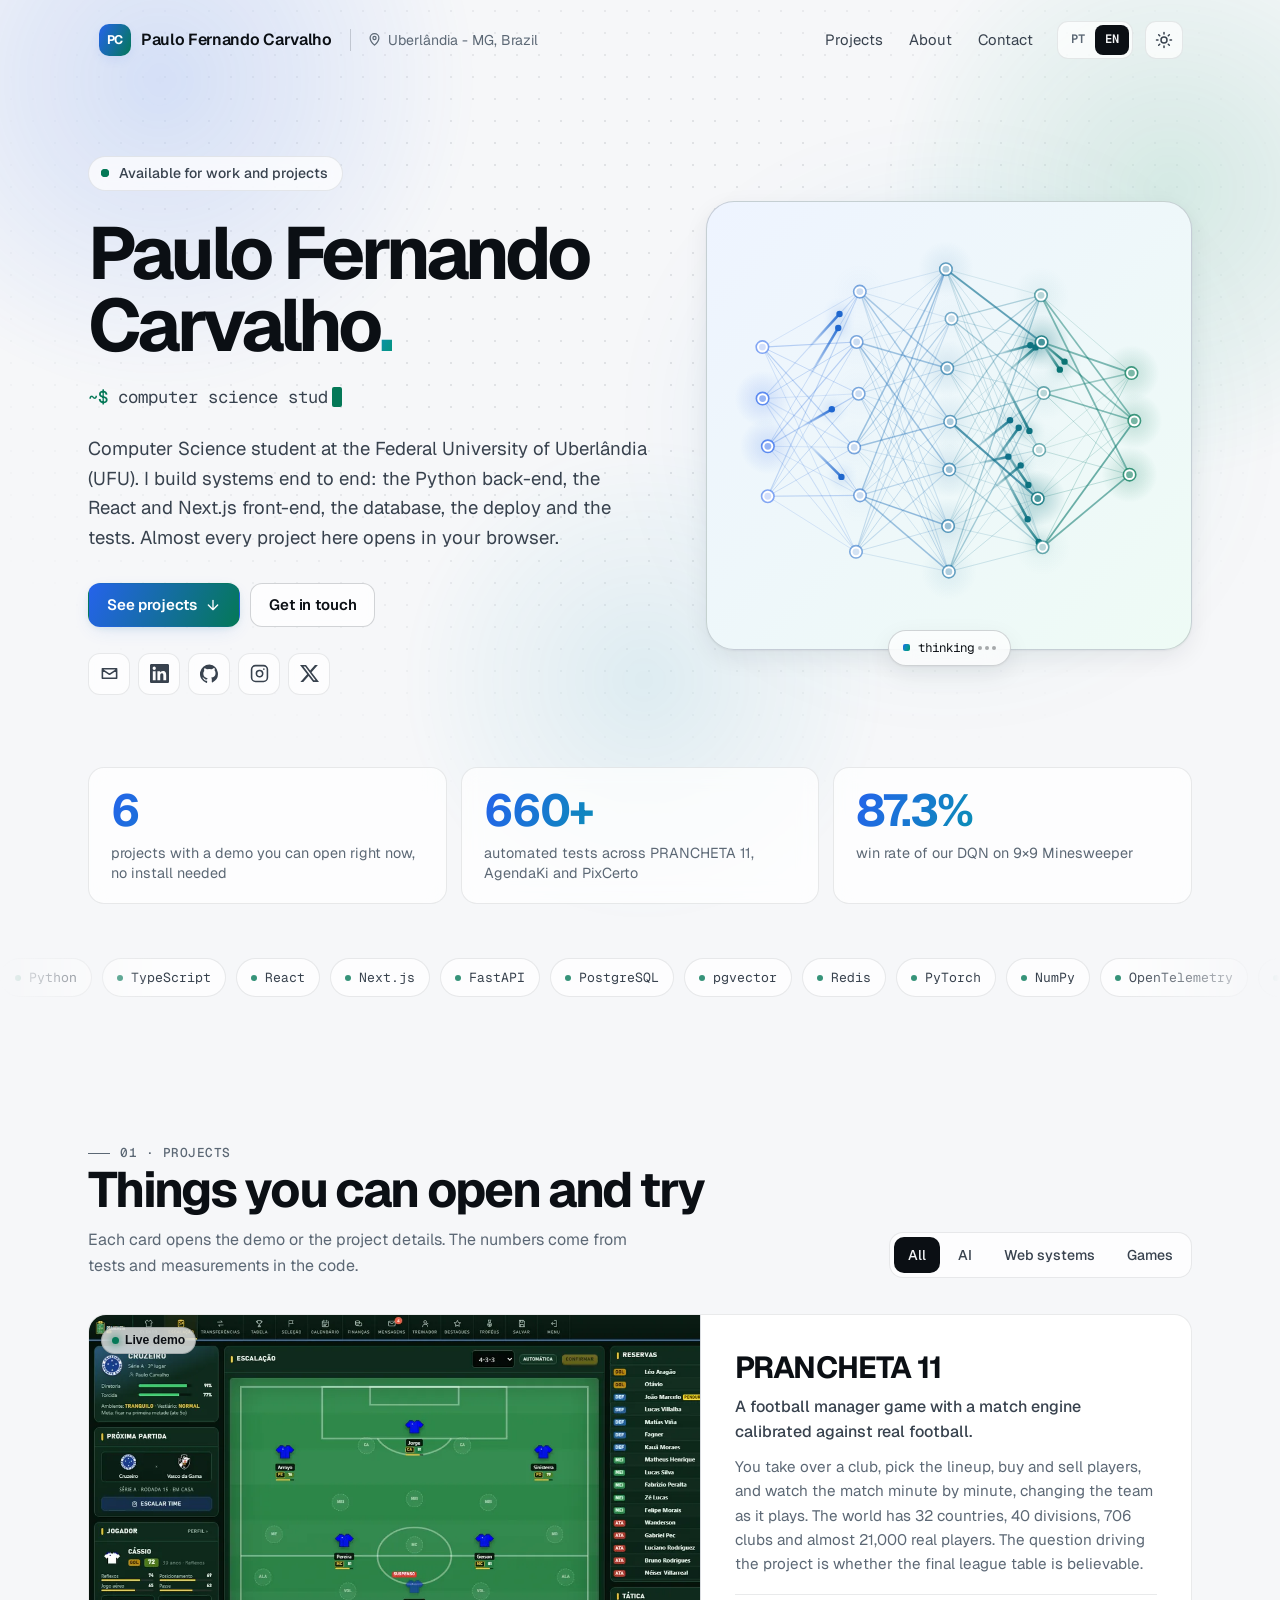
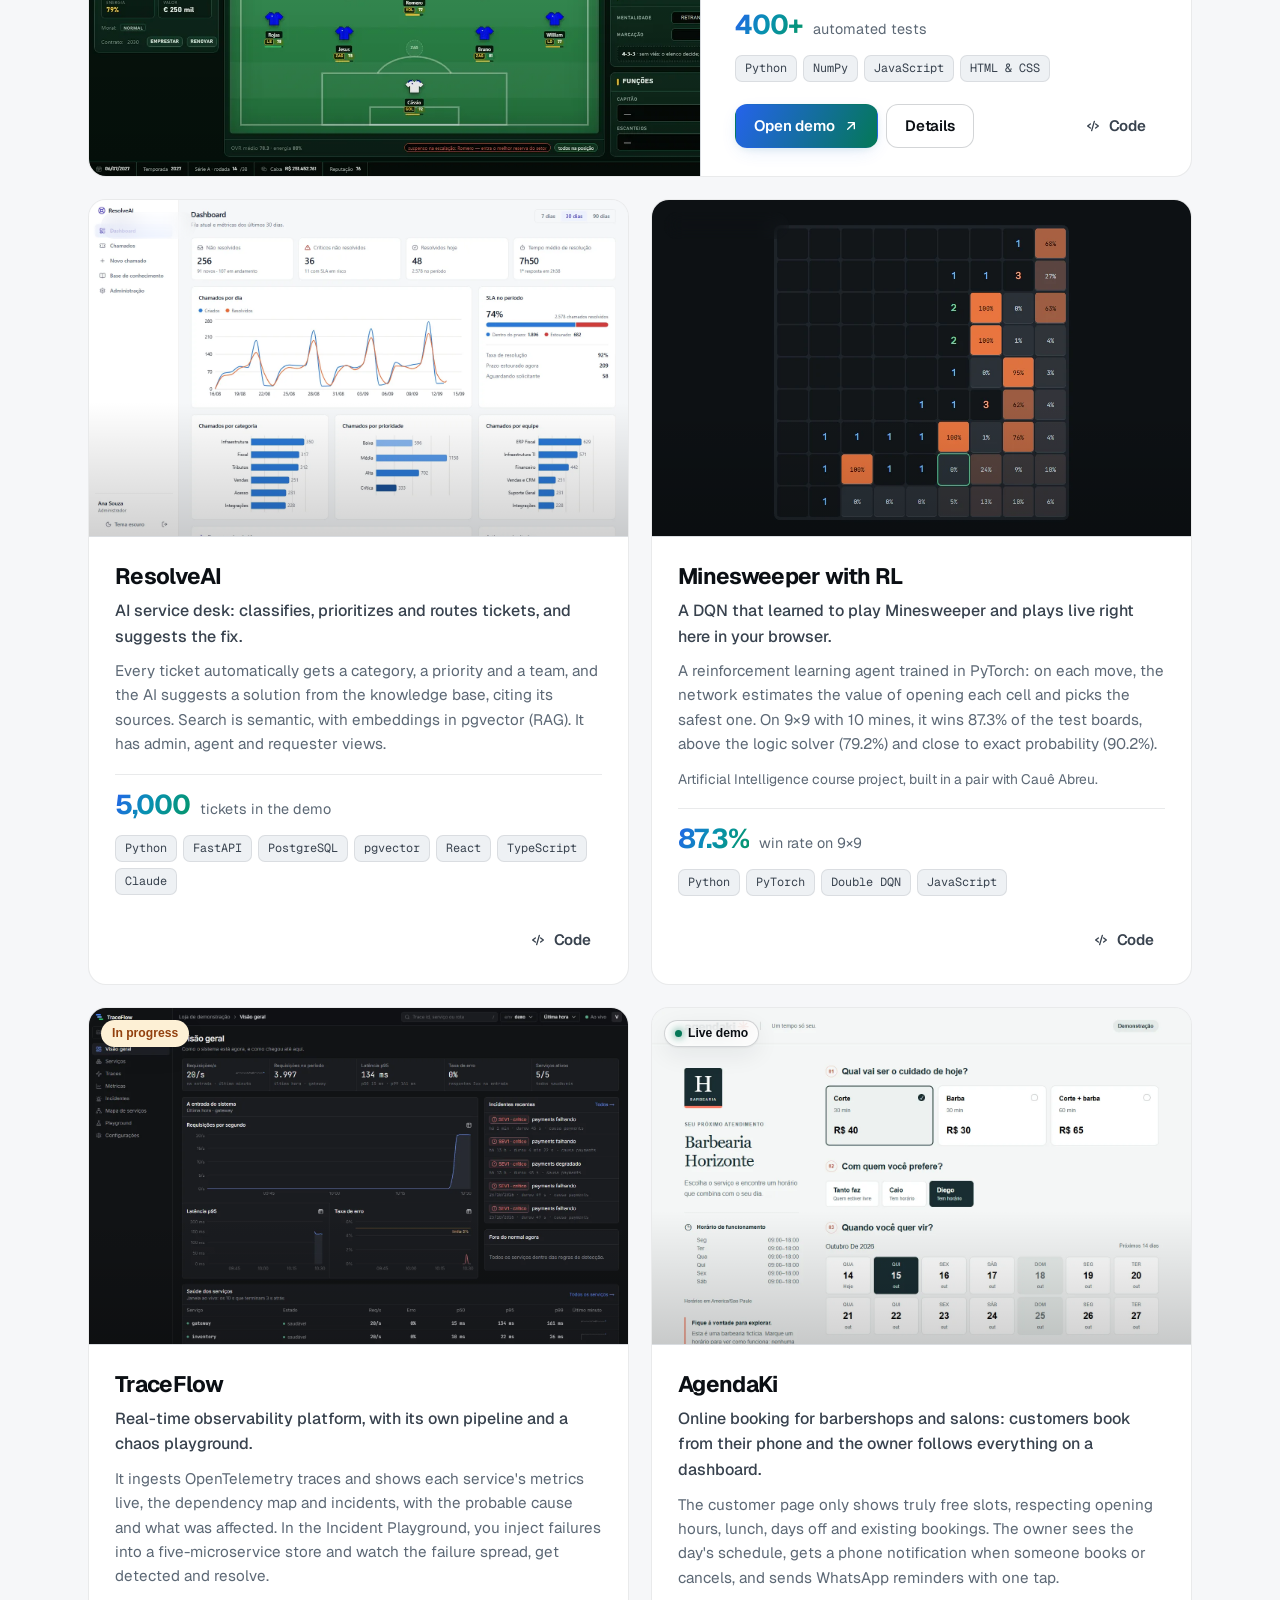
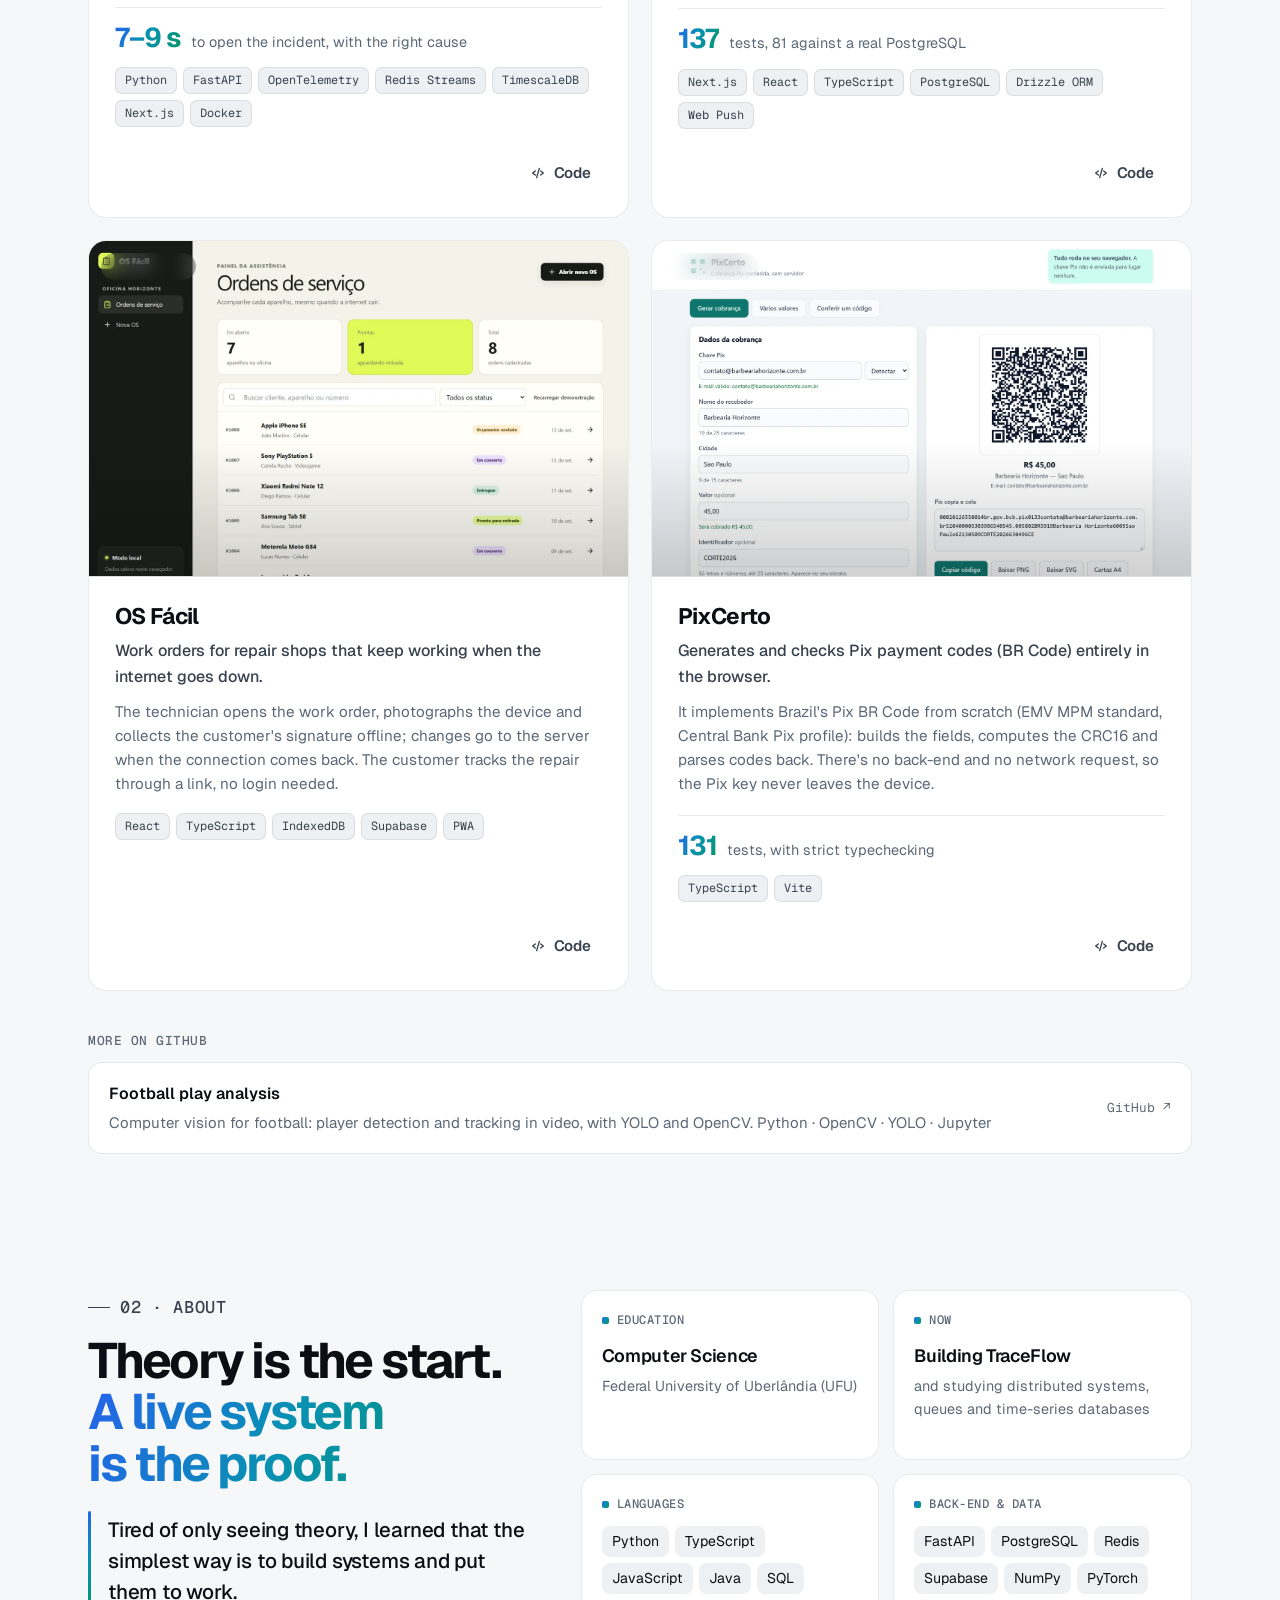
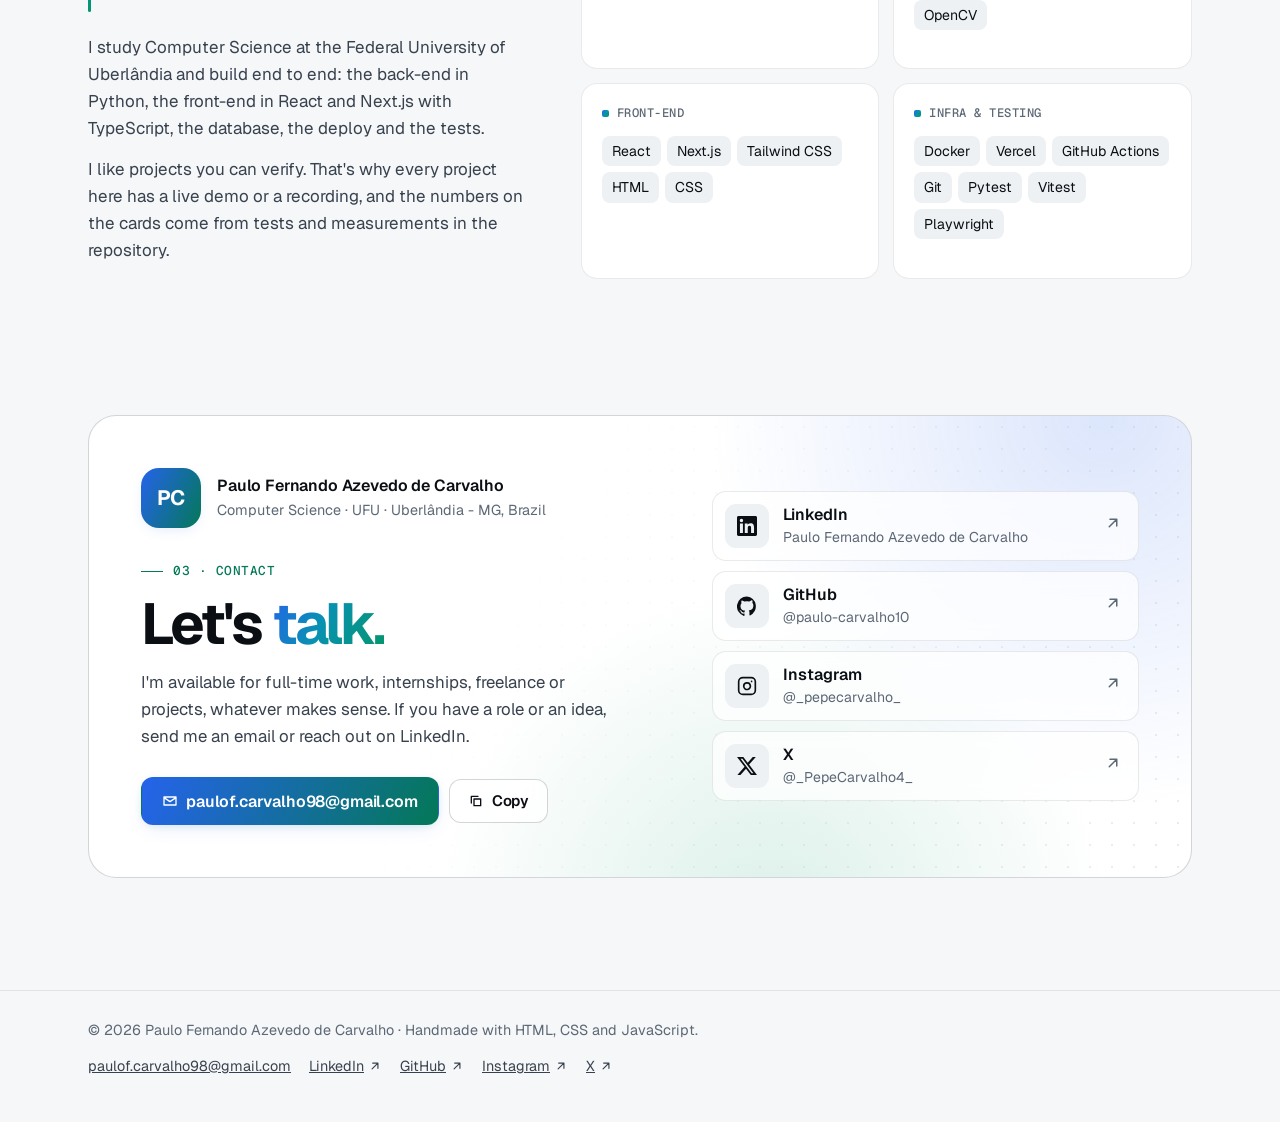
<file: index.html>
<!doctype html>
<html lang="pt-BR">
  <head>
    <meta charset="utf-8" />
    <meta name="viewport" content="width=device-width, initial-scale=1" />
    <title data-i18n="titulo">Paulo Fernando Carvalho · Portfólio</title>
    <meta
      name="description"
      data-i18n-attr="content:descricao-meta"
      content="Portfólio de Paulo Fernando Carvalho, estudante de Ciência da Computação na UFU: sistemas de ponta a ponta em Python e TypeScript, com demonstrações que abrem no navegador."
    />
    <meta property="og:title" content="Paulo Fernando Carvalho · Portfólio" />
    <meta property="og:description" content="Projetos com demonstração no navegador: PRANCHETA 11, ResolveAI, Campo Minado com RL, AgendaKi e mais." />
    <meta property="og:type" content="website" />
    <link rel="alternate" hreflang="pt-BR" href="https://paulo-carvalho10.github.io/" />
    <link rel="alternate" hreflang="en" href="https://paulo-carvalho10.github.io/?lang=en" />
    <meta name="theme-color" content="#f6f7f9" media="(prefers-color-scheme: light)" />
    <meta name="theme-color" content="#07090c" media="(prefers-color-scheme: dark)" />
    <link
      rel="icon"
      href="data:image/svg+xml,%3Csvg xmlns='http://www.w3.org/2000/svg' viewBox='0 0 32 32'%3E%3Cdefs%3E%3ClinearGradient id='g' x1='0' y1='0' x2='1' y2='1'%3E%3Cstop offset='0' stop-color='%236ea8ff'/%3E%3Cstop offset='1' stop-color='%2334d399'/%3E%3C/linearGradient%3E%3C/defs%3E%3Crect width='32' height='32' rx='9' fill='url(%23g)'/%3E%3Ctext x='16' y='22' font-family='Arial,sans-serif' font-weight='700' font-size='15' text-anchor='middle' fill='%2304110c'%3EPC%3C/text%3E%3C/svg%3E"
    />
    <script>
      // Marca que o JavaScript está ligado e aplica o tema escolhido antes de desenhar (evita piscar).
      document.documentElement.classList.add("js");
      try {
        var tema = localStorage.getItem("tema");
        if (tema === "light" || tema === "dark") document.documentElement.dataset.theme = tema;
      } catch (e) {}
    </script>
    <link rel="preconnect" href="https://fonts.googleapis.com" />
    <link rel="preconnect" href="https://fonts.gstatic.com" crossorigin />
    <link rel="stylesheet" href="https://fonts.googleapis.com/css2?family=Geist:wght@400..700&family=Geist+Mono:wght@400..600&display=swap" />
    <link rel="stylesheet" href="estilo.css" />
  </head>
  <body>
    <div class="ceu" aria-hidden="true">
      <div class="pontos"></div>
      <div class="brilho b1"></div>
      <div class="brilho b2"></div>
      <div class="brilho b3"></div>
    </div>

    <header class="topo">
      <div class="recipiente">
        <div class="cabecalho">
          <a class="marca" href="#inicio" aria-label="Paulo Fernando Carvalho, início" data-i18n-attr="aria-label:marca-aria">
            <span class="marca-icone" aria-hidden="true">PC</span>
            <span>Paulo <span class="nome-meio">Fernando </span>Carvalho</span>
          </a>
          <span class="local-topo">
            <svg viewBox="0 0 24 24" fill="none" stroke="currentColor" stroke-width="2" stroke-linecap="round" stroke-linejoin="round" aria-hidden="true"><path d="M12 21s-7-6.1-7-11.5a7 7 0 0 1 14 0C19 14.9 12 21 12 21z" /><circle cx="12" cy="9.5" r="2.5" /></svg>
            <span data-i18n="local">Uberlândia - MG</span>
          </span>
          <nav aria-label="Seções" data-i18n-attr="aria-label:nav-aria">
            <a href="#projetos" data-i18n="nav-projetos">Projetos</a>
            <a href="#sobre" data-i18n="nav-sobre">Sobre</a>
            <a href="#contato" data-i18n="nav-contato">Contato</a>
          </nav>
          <div class="botao-idioma" role="group" aria-label="Idioma · Language">
            <button type="button" data-lang="pt" aria-pressed="true" title="Português">PT</button>
            <button type="button" data-lang="en" aria-pressed="false" title="English">EN</button>
          </div>
          <button class="botao-tema" type="button" aria-label="Alternar tema claro e escuro">
            <svg class="sol" viewBox="0 0 24 24" fill="none" stroke="currentColor" stroke-width="2" stroke-linecap="round" aria-hidden="true">
              <circle cx="12" cy="12" r="4" />
              <path d="M12 2v2M12 20v2M4.9 4.9l1.4 1.4M17.7 17.7l1.4 1.4M2 12h2M20 12h2M4.9 19.1l1.4-1.4M17.7 6.3l1.4-1.4" />
            </svg>
            <svg class="lua" viewBox="0 0 24 24" fill="none" stroke="currentColor" stroke-width="2" stroke-linecap="round" stroke-linejoin="round" aria-hidden="true">
              <path d="M21 12.8A9 9 0 1 1 11.2 3a7 7 0 0 0 9.8 9.8z" />
            </svg>
          </button>
        </div>
      </div>
    </header>

    <main id="inicio">
      <section class="abertura">
        <div class="recipiente abertura-grade">
          <div class="abertura-texto">
            <div class="selos-abertura">
              <p class="pilula sem-foto">
                <span class="ponto-vivo" aria-hidden="true"></span>
                <span data-i18n="disponivel">Disponível para trabalhos e projetos</span>
              </p>
              <p class="local-abertura">
                <svg viewBox="0 0 24 24" fill="none" stroke="currentColor" stroke-width="2" stroke-linecap="round" stroke-linejoin="round" aria-hidden="true"><path d="M12 21s-7-6.1-7-11.5a7 7 0 0 1 14 0C19 14.9 12 21 12 21z" /><circle cx="12" cy="9.5" r="2.5" /></svg>
                <span data-i18n="local">Uberlândia - MG</span>
              </p>
            </div>
            <h1>Paulo Fernando<br />Carvalho<span class="gradiente">.</span></h1>
            <p class="digitando" aria-hidden="true">
              <span class="prompt">~$</span>
              <span id="texto-digitado">medir antes de afirmar</span><span class="cursor"></span>
            </p>
            <p class="lide" data-i18n="lide">
              Estudante de Ciência da Computação na UFU. Construo sistemas de ponta a ponta: o back-end em Python, o front em React
              e Next.js, o banco, o deploy e os testes. Quase todo projeto aqui abre no navegador.
            </p>
            <div class="acoes">
              <a class="botao primario" href="#projetos">
                <span data-i18n="ver-projetos">Ver projetos</span>
                <svg viewBox="0 0 24 24" fill="none" stroke="currentColor" stroke-width="2" stroke-linecap="round" stroke-linejoin="round" aria-hidden="true"><path d="M12 5v14M5 12l7 7 7-7" /></svg>
              </a>
              <a class="botao" href="#contato" data-i18n="fale-comigo">Fale comigo</a>
            </div>
            <ul class="redes" id="redes-abertura" aria-label="Contatos" data-i18n-attr="aria-label:contatos-aria"></ul>
          </div>

          <div class="palco com-quadro">
            <canvas
              class="rede-neural"
              id="rede-neural"
              role="img"
              aria-label="Animação de uma rede neural: sinais passam de camada em camada e os neurônios acendem quando o sinal chega."
              data-i18n-attr="aria-label:rede-aria"
            ></canvas>
            <span class="chip pensando"><span data-i18n="pensando">pensando</span><span class="reticencias" aria-hidden="true"><i></i><i></i><i></i></span></span>
          </div>
        </div>

        <div class="recipiente">
          <ul class="numeros">
            <li class="revelar"><strong data-contar="6">6</strong><span data-i18n="num-demos">projetos com demonstração para abrir agora, sem instalar nada</span></li>
            <li class="revelar" style="--atraso: 0.08s"><strong data-contar="660" data-sufixo="+">660+</strong><span data-i18n="num-testes">testes automatizados no PRANCHETA 11, AgendaKi e PixCerto</span></li>
            <li class="revelar" style="--atraso: 0.16s"><strong data-contar="87.3" data-casas="1" data-sufixo="%">87,3%</strong><span data-i18n="num-dqn">de vitórias da nossa DQN no Campo Minado 9×9</span></li>
          </ul>
        </div>

        <div class="faixa" aria-label="Tecnologias que uso" data-i18n-attr="aria-label:faixa-aria">
          <ul class="faixa-trilho">
            <li>Python</li>
            <li>TypeScript</li>
            <li>React</li>
            <li>Next.js</li>
            <li>FastAPI</li>
            <li>PostgreSQL</li>
            <li>pgvector</li>
            <li>Redis</li>
            <li>PyTorch</li>
            <li>NumPy</li>
            <li>OpenTelemetry</li>
            <li>Docker</li>
            <li>Supabase</li>
            <li>Tailwind CSS</li>
            <li>Vitest</li>
            <li>Pytest</li>
            <li>Playwright</li>
            <li>GitHub Actions</li>
          </ul>
        </div>
      </section>

      <section class="secao" id="projetos" aria-labelledby="titulo-projetos">
        <div class="recipiente">
          <div class="secao-cabeca revelar">
            <div>
              <p class="rotulo-secao" data-i18n="rotulo-projetos">01 · Projetos</p>
              <h2 id="titulo-projetos" data-i18n="titulo-projetos">Coisas que dá para abrir e testar</h2>
              <p data-i18n="texto-projetos">Cada card abre a demonstração ou os detalhes do projeto. Os números vêm de testes e medições que estão no código.</p>
            </div>
            <div class="filtros" role="group" aria-label="Filtrar projetos" data-i18n-attr="aria-label:filtros-aria">
              <button class="filtro" type="button" data-filtro="todos" aria-pressed="true" data-i18n="filtro-todos">Todos</button>
              <button class="filtro" type="button" data-filtro="ia" aria-pressed="false" data-i18n="filtro-ia">IA</button>
              <button class="filtro" type="button" data-filtro="web" aria-pressed="false" data-i18n="filtro-web">Sistemas web</button>
              <button class="filtro" type="button" data-filtro="jogo" aria-pressed="false" data-i18n="filtro-jogo">Jogos</button>
            </div>
          </div>

          <div class="grade" id="lista-projetos"></div>
          <p class="so-leitor" id="aviso-filtro" aria-live="polite"></p>

          <div class="mais" id="mais-projetos" hidden>
            <h3 data-i18n="mais-github">Mais no GitHub</h3>
            <ul></ul>
          </div>
        </div>
      </section>

      <section class="secao" id="sobre" aria-labelledby="titulo-sobre">
        <div class="recipiente sobre">
          <div class="sobre-texto revelar">
            <p class="rotulo-secao" data-i18n="rotulo-sobre">02 · Sobre</p>
            <h2 id="titulo-sobre">
              <span data-i18n="titulo-sobre-1">Teoria é o começo.</span>
              <span class="gradiente" data-i18n="titulo-sobre-2">Sistema no ar é a prova.</span>
            </h2>
            <p class="citacao" data-i18n="sobre-citacao">
              Cansado de apenas ver teoria, aprendi que a forma mais simples é construindo sistemas e colocando em atividade.
            </p>
            <p data-i18n="sobre-1">
              Estudo Ciência da Computação na Universidade Federal de Uberlândia e construo de ponta a ponta: o back-end em Python,
              o front em React e Next.js com TypeScript, o banco, o deploy e os testes.
            </p>
            <p data-i18n="sobre-2">
              Gosto de projeto que dá para conferir. Por isso cada projeto aqui tem uma demonstração no ar ou uma gravação, e os
              números dos cards vêm de testes e medições que estão no repositório.
            </p>
          </div>
          <dl class="blocos-sobre">
            <div class="revelar">
              <dt data-i18n="bloco-formacao">Formação</dt>
              <dd>
                <span class="grande" data-i18n="formacao-curso">Ciência da Computação</span>
                <span class="pequeno" data-i18n="formacao-local">Universidade Federal de Uberlândia (UFU)</span>
              </dd>
            </div>
            <div class="revelar" style="--atraso: 0.06s">
              <dt data-i18n="bloco-agora">Agora</dt>
              <dd>
                <span class="grande" data-i18n="agora-1">Construindo o TraceFlow</span>
                <span class="pequeno" data-i18n="agora-2">e estudando sistemas distribuídos, filas e bancos de séries temporais</span>
              </dd>
            </div>
            <div class="revelar" style="--atraso: 0.12s">
              <dt data-i18n="bloco-linguagens">Linguagens</dt>
              <dd><ul class="lista-tags"><li>Python</li><li>TypeScript</li><li>JavaScript</li><li>Java</li><li>SQL</li></ul></dd>
            </div>
            <div class="revelar" style="--atraso: 0.18s">
              <dt data-i18n="bloco-backend">Back-end e dados</dt>
              <dd><ul class="lista-tags"><li>FastAPI</li><li>PostgreSQL</li><li>Redis</li><li>Supabase</li><li>NumPy</li><li>PyTorch</li><li>OpenCV</li></ul></dd>
            </div>
            <div class="revelar" style="--atraso: 0.24s">
              <dt data-i18n="bloco-frontend">Front-end</dt>
              <dd><ul class="lista-tags"><li>React</li><li>Next.js</li><li>Tailwind CSS</li><li>HTML</li><li>CSS</li></ul></dd>
            </div>
            <div class="revelar" style="--atraso: 0.3s">
              <dt data-i18n="bloco-infra">Infra e testes</dt>
              <dd><ul class="lista-tags"><li>Docker</li><li>Vercel</li><li>GitHub Actions</li><li>Git</li><li>Pytest</li><li>Vitest</li><li>Playwright</li></ul></dd>
            </div>
          </dl>
        </div>
      </section>

      <section class="secao" id="contato" aria-labelledby="titulo-contato">
        <div class="recipiente">
          <div class="contato-card revelar">
            <div>
              <div class="cartao-pessoa">
                <span class="marca-icone grande" aria-hidden="true">PC</span>
                <div>
                  <strong id="nome-completo">Paulo Fernando Azevedo de Carvalho</strong>
                  <span id="curso-cidade">Ciência da Computação · UFU · Uberlândia - MG</span>
                </div>
              </div>
              <p class="rotulo-secao" data-i18n="rotulo-contato">03 · Contato</p>
              <h2 id="titulo-contato">
                <span data-i18n="contato-titulo-1">Vamos</span> <span class="gradiente" data-i18n="contato-titulo-2">conversar?</span>
              </h2>
              <p class="texto" data-i18n="contato-texto">
                Estou disponível para trabalho, estágio, freela ou projeto, do jeito que fizer sentido. Se tiver uma vaga ou uma ideia,
                me mande um e-mail ou me chame no LinkedIn.
              </p>
              <div class="email-linha" id="email-linha"></div>
            </div>
            <ul class="lista-contatos" id="lista-contatos"></ul>
          </div>
        </div>
      </section>
    </main>

    <footer class="rodape">
      <div class="recipiente">
        <div>
          © <span id="ano">2026</span> Paulo Fernando Azevedo de Carvalho ·
          <span data-i18n="rodape-texto">Feito à mão em HTML, CSS e JavaScript.</span>
        </div>
        <div class="contatos" id="contatos"></div>
      </div>
    </footer>

    <dialog class="detalhes" id="detalhes" aria-labelledby="detalhes-titulo">
      <div class="detalhes-cabeca">
        <h2 id="detalhes-titulo"></h2>
        <span class="selo construcao" id="detalhes-status" hidden></span>
        <button class="botao discreto fechar" type="button" data-fechar>
          <svg viewBox="0 0 24 24" fill="none" stroke="currentColor" stroke-width="2" stroke-linecap="round" aria-hidden="true"><path d="M18 6 6 18M6 6l12 12" /></svg>
          <span data-i18n="fechar">Fechar</span>
        </button>
      </div>
      <div class="detalhes-rolagem">
        <div class="visor">
          <figure style="margin: 0">
            <div class="visor-midia" id="visor-midia"></div>
            <figcaption id="visor-legenda"></figcaption>
          </figure>
          <div class="miniaturas" id="miniaturas" role="group" aria-label="Imagens do projeto" data-i18n-attr="aria-label:imagens-aria"></div>
        </div>
        <div class="detalhes-texto">
          <div>
            <p class="resumo" id="detalhes-resumo"></p>
            <p class="descricao" id="detalhes-descricao"></p>
            <p class="autoria" id="detalhes-autoria" hidden></p>
            <h3 data-i18n="destaques">Destaques</h3>
            <ul class="destaques" id="detalhes-destaques"></ul>
          </div>
          <aside>
            <div id="detalhes-como" hidden>
              <h3 data-i18n="como-testar">Como testar</h3>
              <p class="nota" id="detalhes-nota"></p>
            </div>
            <h3 data-i18n="tecnologias">Tecnologias</h3>
            <ul class="etiquetas" id="detalhes-tecnologias" style="margin-top: 0"></ul>
            <h3 data-i18n="links">Links</h3>
            <div class="links-detalhes" id="detalhes-links"></div>
          </aside>
        </div>
      </div>
    </dialog>

    <script src="projetos.js"></script>
    <script src="textos-en.js"></script>
    <script src="idioma.js"></script>
    <script src="tema.js"></script>
    <script src="site.js"></script>
    <script src="rede-neural.js"></script>
  </body>
</html>
</file>
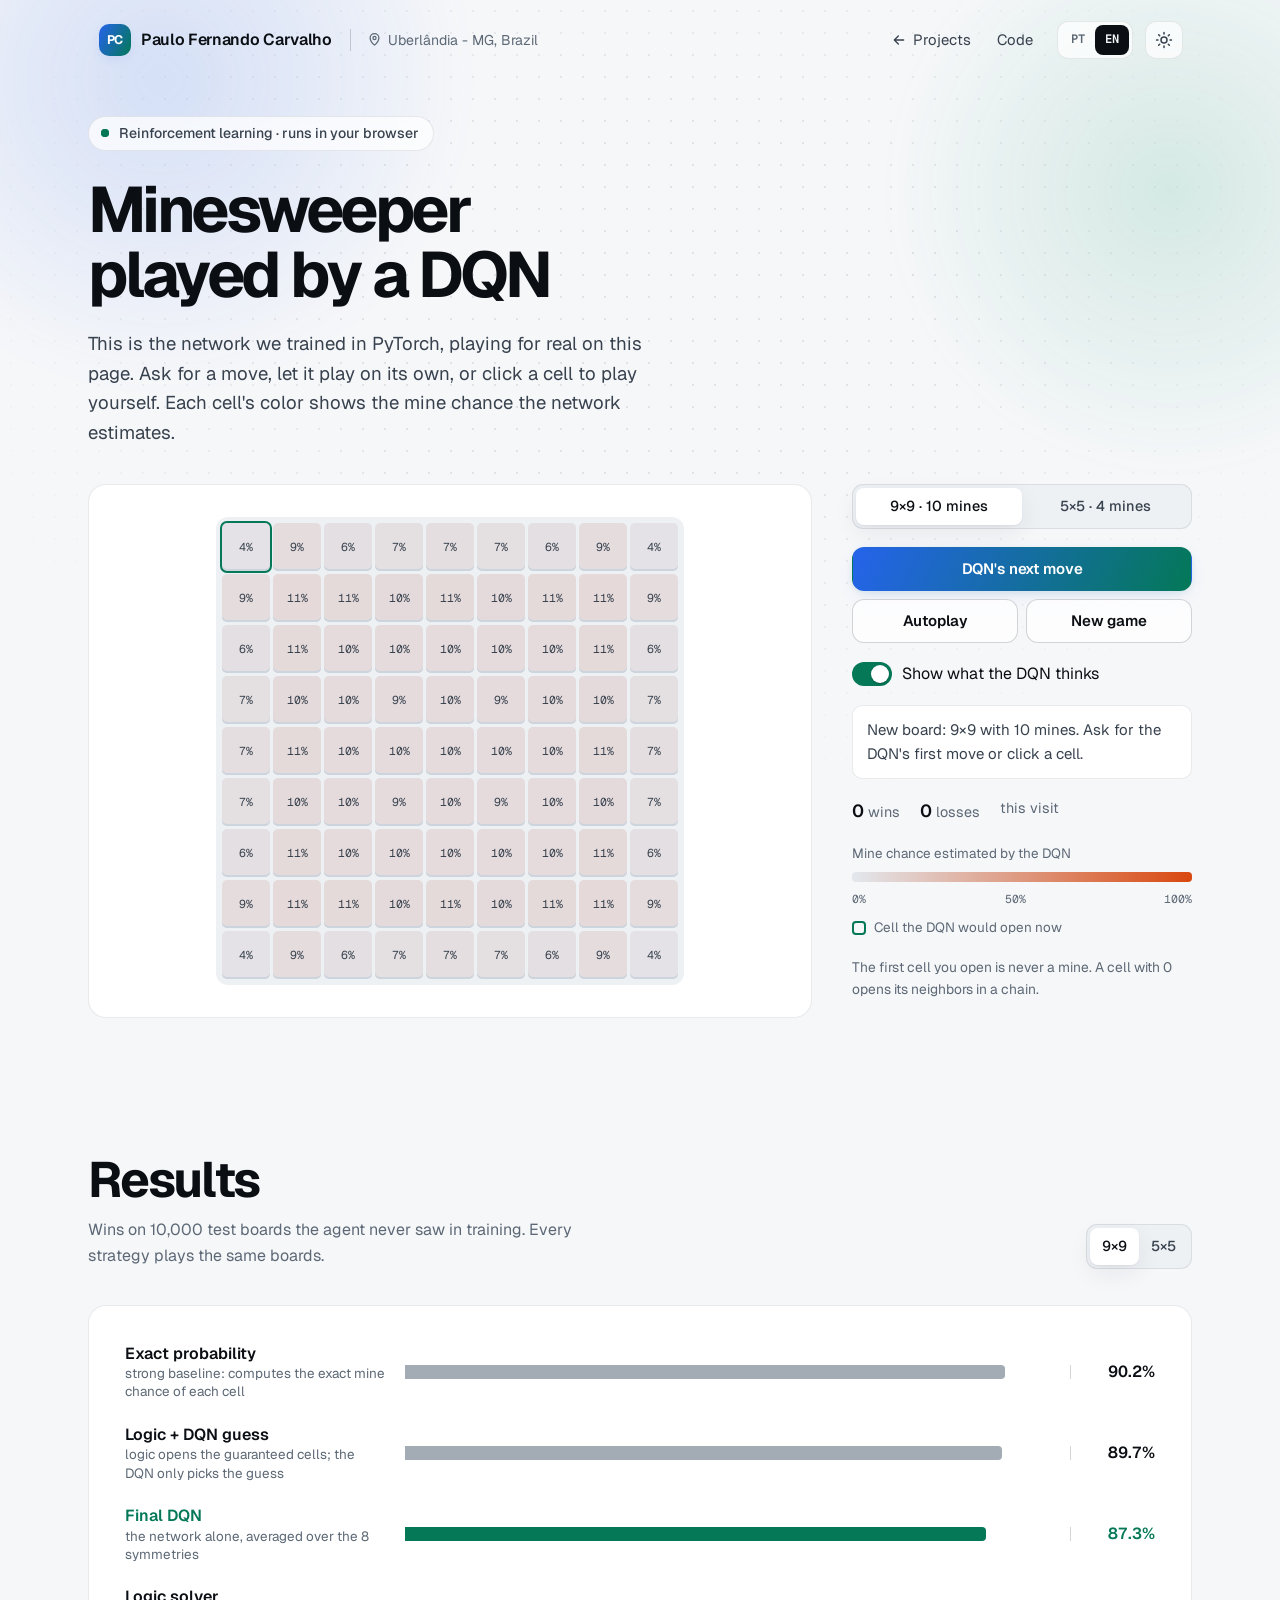
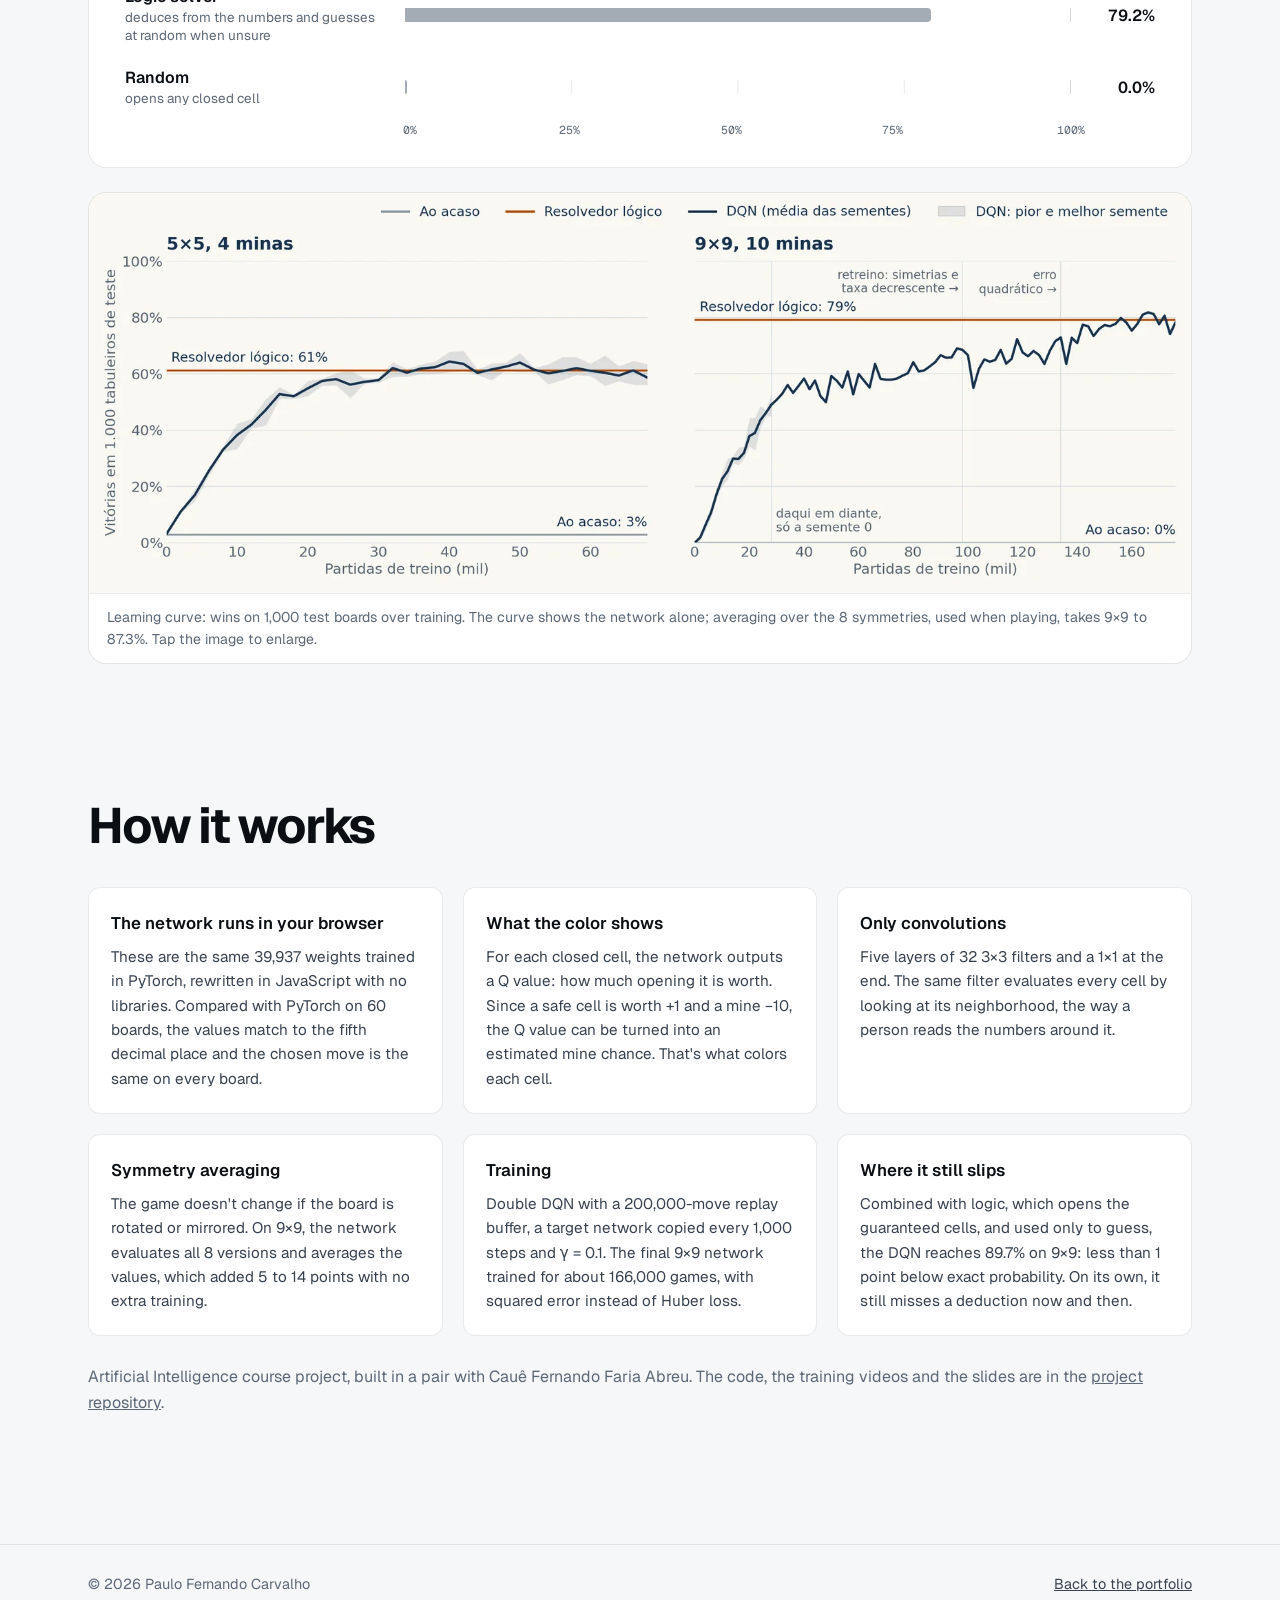
<file: campo-minado/index.html>
<!doctype html>
<html lang="pt-BR">
  <head>
    <meta charset="utf-8" />
    <meta name="viewport" content="width=device-width, initial-scale=1" />
    <title data-i18n="cm-titulo">Campo Minado com RL · Paulo Fernando Carvalho</title>
    <meta
      name="description"
      data-i18n-attr="content:cm-descricao-meta"
      content="Uma DQN treinada em PyTorch jogando Campo Minado ao vivo no navegador, mostrando a chance de mina que ela estima em cada casa."
    />
    <meta name="theme-color" content="#f6f7f9" media="(prefers-color-scheme: light)" />
    <meta name="theme-color" content="#07090c" media="(prefers-color-scheme: dark)" />
    <link
      rel="icon"
      href="data:image/svg+xml,%3Csvg xmlns='http://www.w3.org/2000/svg' viewBox='0 0 32 32'%3E%3Cdefs%3E%3ClinearGradient id='g' x1='0' y1='0' x2='1' y2='1'%3E%3Cstop offset='0' stop-color='%236ea8ff'/%3E%3Cstop offset='1' stop-color='%2334d399'/%3E%3C/linearGradient%3E%3C/defs%3E%3Crect width='32' height='32' rx='9' fill='url(%23g)'/%3E%3Ctext x='16' y='22' font-family='Arial,sans-serif' font-weight='700' font-size='15' text-anchor='middle' fill='%2304110c'%3EPC%3C/text%3E%3C/svg%3E"
    />
    <script>
      document.documentElement.classList.add("js");
      try {
        var tema = localStorage.getItem("tema");
        if (tema === "light" || tema === "dark") document.documentElement.dataset.theme = tema;
      } catch (e) {}
    </script>
    <link rel="preconnect" href="https://fonts.googleapis.com" />
    <link rel="preconnect" href="https://fonts.gstatic.com" crossorigin />
    <link rel="stylesheet" href="https://fonts.googleapis.com/css2?family=Geist:wght@400..700&family=Geist+Mono:wght@400..600&display=swap" />
    <link rel="stylesheet" href="../estilo.css" />
    <link rel="stylesheet" href="campo-minado.css" />
  </head>
  <body>
    <div class="ceu" aria-hidden="true">
      <div class="pontos"></div>
      <div class="brilho b1"></div>
      <div class="brilho b2"></div>
    </div>

    <header class="topo">
      <div class="recipiente">
        <div class="cabecalho">
          <a class="marca" href="../index.html" aria-label="Paulo Fernando Carvalho, voltar ao portfólio" data-i18n-attr="aria-label:cm-marca-aria">
            <span class="marca-icone" aria-hidden="true">PC</span>
            <span>Paulo <span class="nome-meio">Fernando </span>Carvalho</span>
          </a>
          <span class="local-topo">
            <svg viewBox="0 0 24 24" fill="none" stroke="currentColor" stroke-width="2" stroke-linecap="round" stroke-linejoin="round" aria-hidden="true"><path d="M12 21s-7-6.1-7-11.5a7 7 0 0 1 14 0C19 14.9 12 21 12 21z" /><circle cx="12" cy="9.5" r="2.5" /></svg>
            <span data-i18n="local">Uberlândia - MG</span>
          </span>
          <nav aria-label="Navegação" data-i18n-attr="aria-label:cm-nav-aria">
            <a class="voltar" href="../index.html#projetos">
              <svg viewBox="0 0 24 24" fill="none" stroke="currentColor" stroke-width="2" stroke-linecap="round" stroke-linejoin="round" aria-hidden="true"><path d="M19 12H5M11 6l-6 6 6 6" /></svg>
              <span data-i18n="cm-voltar">Projetos</span>
            </a>
            <a href="https://github.com/CaueFAbreu/campo-minado-rl" target="_blank" rel="noopener" data-i18n="cm-codigo">Código</a>
          </nav>
          <div class="botao-idioma" role="group" aria-label="Idioma · Language">
            <button type="button" data-lang="pt" aria-pressed="true" title="Português">PT</button>
            <button type="button" data-lang="en" aria-pressed="false" title="English">EN</button>
          </div>
          <button class="botao-tema" type="button" aria-label="Alternar tema claro e escuro">
            <svg class="sol" viewBox="0 0 24 24" fill="none" stroke="currentColor" stroke-width="2" stroke-linecap="round" aria-hidden="true">
              <circle cx="12" cy="12" r="4" />
              <path d="M12 2v2M12 20v2M4.9 4.9l1.4 1.4M17.7 17.7l1.4 1.4M2 12h2M20 12h2M4.9 19.1l1.4-1.4M17.7 6.3l1.4-1.4" />
            </svg>
            <svg class="lua" viewBox="0 0 24 24" fill="none" stroke="currentColor" stroke-width="2" stroke-linecap="round" stroke-linejoin="round" aria-hidden="true">
              <path d="M21 12.8A9 9 0 1 1 11.2 3a7 7 0 0 0 9.8 9.8z" />
            </svg>
          </button>
        </div>
      </div>
    </header>

    <main>
      <section class="abertura compacta">
        <div class="recipiente">
          <p class="pilula sem-foto">
            <span class="ponto-vivo" aria-hidden="true"></span>
            <span data-i18n="cm-pilula">Aprendizado por reforço · roda no seu navegador</span>
          </p>
          <h1 data-i18n="cm-h1">Campo Minado jogado por uma DQN</h1>
          <p class="lide" data-i18n="cm-lide">
            Esta é a rede que treinamos em PyTorch, jogando de verdade aqui na página. Peça uma jogada, deixe ela jogar sozinha
            ou clique numa casa para jogar você. A cor de cada casa mostra a chance de mina que a rede estima.
          </p>
        </div>
      </section>

      <section class="secao" style="padding-top: 8px" aria-label="Demonstração" data-i18n-attr="aria-label:cm-demo-aria">
        <div class="recipiente demo">
          <div class="mesa">
            <div class="tabuleiro pensando" id="tabuleiro" data-lado="9"></div>
          </div>

          <div class="painel">
            <div class="segmentado" role="radiogroup" aria-label="Tamanho do tabuleiro" data-i18n-attr="aria-label:cm-tamanho-aria" id="escolha-tabuleiro">
              <button type="button" role="radio" aria-checked="true" data-tab="9x9" data-i18n="cm-9x9">9×9 · 10 minas</button>
              <button type="button" role="radio" aria-checked="false" data-tab="5x5" data-i18n="cm-5x5">5×5 · 4 minas</button>
            </div>

            <div class="comandos">
              <button class="botao primario" type="button" id="botao-jogada" data-i18n="cm-proxima">Próxima jogada da DQN</button>
              <button class="botao" type="button" id="botao-auto" aria-pressed="false">Jogar sozinha</button>
              <button class="botao" type="button" id="botao-nova" data-i18n="cm-nova">Nova partida</button>
            </div>

            <label class="chave">
              <input type="checkbox" id="mostrar-pensamento" checked />
              <span data-i18n="cm-pensa">Mostrar o que a DQN pensa</span>
            </label>

            <p class="status" id="status" aria-live="polite"></p>

            <p class="placar">
              <span><strong id="vitorias">0</strong> <span data-i18n="cm-vitorias">vitórias</span></span>
              <span><strong id="derrotas">0</strong> <span data-i18n="cm-derrotas">derrotas</span></span>
              <span data-i18n="cm-nesta-visita">nesta visita</span>
            </p>

            <div class="legenda-calor" id="legenda-calor">
              <span data-i18n="cm-chance">Chance de mina estimada pela DQN</span>
              <div class="escala" aria-hidden="true"></div>
              <div class="escala-rotulos" aria-hidden="true"><span>0%</span><span>50%</span><span>100%</span></div>
              <span class="amostra-proxima" data-i18n="cm-casa-proxima">Casa que a DQN abriria agora</span>
            </div>

            <p class="dica" data-i18n="cm-dica">A primeira casa aberta nunca é mina. Uma casa com 0 abre as vizinhas em cadeia.</p>
          </div>
        </div>
      </section>

      <section class="secao sem-capa" id="resultados" aria-labelledby="titulo-resultados">
        <div class="recipiente">
          <div class="secao-cabeca">
            <div>
              <h2 id="titulo-resultados" data-i18n="cm-resultados">Resultados</h2>
              <p data-i18n="cm-resultados-texto">
                Vitórias em 10.000 tabuleiros de teste, que o agente não viu no treino. Todas as estratégias jogam os mesmos tabuleiros.
              </p>
            </div>
            <div class="segmentado" role="radiogroup" aria-label="Tabuleiro do gráfico" data-i18n-attr="aria-label:cm-grafico-tab-aria" id="escolha-grafico">
              <button type="button" role="radio" aria-checked="true" data-tab="9x9">9×9</button>
              <button type="button" role="radio" aria-checked="false" data-tab="5x5">5×5</button>
            </div>
          </div>

          <div class="grafico" id="grafico" role="list" aria-label="Taxa de vitórias por estratégia" data-i18n-attr="aria-label:cm-grafico-aria"></div>

          <figure class="curva">
            <a
              href="../img/campo-minado-curva.webp"
              target="_blank"
              rel="noopener"
              aria-label="Abrir a curva de aprendizado em tamanho cheio"
              data-i18n-attr="aria-label:cm-curva-link-aria"
            >
              <img
                src="../img/campo-minado-curva.webp"
                width="1600"
                height="580"
                loading="lazy"
                data-i18n-attr="alt:cm-curva-alt"
                alt="Curvas de aprendizado. No 5×5, a DQN passa de 3% para cerca de 60% em 30 mil partidas e fica perto do resolvedor lógico (61%). No 9×9, sobe de 0% para cerca de 80% ao longo de 170 mil partidas, com saltos no retreino com simetrias e na troca para o erro quadrático, chegando ao nível do resolvedor lógico (79%)."
              />
            </a>
            <figcaption data-i18n="cm-curva-legenda">
              Curva de aprendizado: vitórias em 1.000 tabuleiros de teste ao longo do treino. Os números da curva são da rede sozinha;
              a média nas 8 simetrias, usada na hora de jogar, leva o 9×9 a 87,3%. Toque na imagem para ampliar.
            </figcaption>
          </figure>
        </div>
      </section>

      <section class="secao sem-capa" aria-labelledby="titulo-como">
        <div class="recipiente">
          <div class="secao-cabeca">
            <div>
              <h2 id="titulo-como" data-i18n="cm-como">Como funciona</h2>
            </div>
          </div>
          <div class="blocos">
            <article class="bloco">
              <h3 data-i18n="cm-b1-t">A rede roda no seu navegador</h3>
              <p data-i18n="cm-b1">
                São os mesmos 39.937 pesos treinados em PyTorch, reescritos em JavaScript sem bibliotecas. Comparados com o PyTorch
                em 60 tabuleiros, os valores batem até a quinta casa decimal e a jogada escolhida é a mesma em todos.
              </p>
            </article>
            <article class="bloco">
              <h3 data-i18n="cm-b2-t">O que a cor mostra</h3>
              <p data-i18n="cm-b2">
                Para cada casa fechada, a rede dá um valor Q: quanto vale abri-la. Como uma casa segura rende +1 e uma mina rende
                −10, dá para converter o valor Q numa chance de mina estimada. É ela que pinta cada casa.
              </p>
            </article>
            <article class="bloco">
              <h3 data-i18n="cm-b3-t">Só convoluções</h3>
              <p data-i18n="cm-b3">
                São 5 camadas de 32 filtros 3×3 e uma 1×1 no fim. O mesmo filtro avalia cada casa olhando a vizinhança, do jeito
                que uma pessoa lê os números em volta.
              </p>
            </article>
            <article class="bloco">
              <h3 data-i18n="cm-b4-t">Média nas simetrias</h3>
              <p data-i18n="cm-b4">
                O jogo não muda se o tabuleiro for girado ou espelhado. No 9×9, a rede avalia as 8 versões e tira a média dos
                valores, o que rendeu de 5 a 14 pontos sem nenhum treino a mais.
              </p>
            </article>
            <article class="bloco">
              <h3 data-i18n="cm-b5-t">O treino</h3>
              <p data-i18n="cm-b5">
                Double DQN com replay de 200 mil jogadas, rede-alvo copiada a cada 1.000 passos e γ = 0,1. A rede final do 9×9
                treinou por cerca de 166 mil partidas, com erro quadrático no lugar da perda de Huber.
              </p>
            </article>
            <article class="bloco">
              <h3 data-i18n="cm-b6-t">Onde ela ainda erra</h3>
              <p data-i18n="cm-b6">
                Combinada com a lógica, que abre as casas garantidas, e usada só para chutar, a DQN chega a 89,7% no 9×9: a menos
                de 1 ponto do cálculo exato de probabilidade. Sozinha, às vezes ainda erra uma dedução.
              </p>
            </article>
          </div>
          <p class="creditos">
            <span data-i18n="cm-creditos">
              Trabalho da disciplina de Inteligência Artificial, feito em dupla com Cauê Fernando Faria Abreu. O código, os vídeos
              do treino e os slides estão no
            </span>
            <a href="https://github.com/CaueFAbreu/campo-minado-rl" target="_blank" rel="noopener" data-i18n="cm-repositorio">repositório do projeto</a>.
          </p>
        </div>
      </section>
    </main>

    <footer class="rodape">
      <div class="recipiente">
        <div>© <span id="ano">2026</span> Paulo Fernando Carvalho</div>
        <a href="../index.html" data-i18n="cm-voltar-portfolio">Voltar para o portfólio</a>
      </div>
    </footer>

    <script src="rede.js"></script>
    <script src="dqn.js"></script>
    <script src="../textos-en.js"></script>
    <script src="../idioma.js"></script>
    <script src="../tema.js"></script>
    <script src="app.js"></script>
  </body>
</html>
</file>
<file: estilo.css>
/* Estilo do portfólio.
   As cores ficam nas variáveis abaixo: tema claro primeiro, escuro depois (o escuro aparece
   duas vezes: uma para quem usa o sistema no escuro, outra para quem escolheu no botão). */

:root {
  --fundo: #f6f7f9;
  --superficie: #ffffff;
  --superficie-2: #eef1f4;
  --vidro: rgb(255 255 255 / 0.72);
  --tinta: #0b0f14;
  --tinta-2: #38424e;
  --suave: #5c6875;
  --linha: rgb(12 22 34 / 0.09);
  --linha-forte: rgb(12 22 34 / 0.18);
  --azul: #2563eb;
  --verde: #047857;
  --gradiente: linear-gradient(115deg, #2563eb 0%, #0891b2 45%, #059669 100%);
  --destaque: #047857;
  --destaque-forte: #065f46;
  --destaque-tinta: #ffffff;
  --destaque-suave: rgb(5 150 105 / 0.12);
  --aviso: #92400e;
  --aviso-suave: #fdf0d5;
  --brilho-1: rgb(37 99 235 / 0.16);
  --brilho-2: rgb(5 150 105 / 0.14);
  --brilho-3: rgb(8 145 178 / 0.1);
  --pontos: rgb(12 22 34 / 0.09);
  --holofote: rgb(37 99 235 / 0.07);
  --sombra: 0 1px 2px rgb(15 25 40 / 0.05), 0 8px 24px rgb(15 25 40 / 0.07);
  --sombra-forte: 0 2px 6px rgb(15 25 40 / 0.06), 0 24px 56px rgb(15 25 40 / 0.14);
  --botao-primario: linear-gradient(115deg, #2563eb, #047857);
  --botao-primario-tinta: #ffffff;

  /* Tabuleiro do Campo Minado (página inicial e página da demo) */
  --casa: #e3e8ee;
  --casa-borda: #ccd4dd;
  --aberta: #ffffff;
  --calor: #d9480f;
  --mina: #0b0f14;
  --explodiu: #c0392b;
  --chance-quente: #3a2418;
  --chance-muito-quente: #ffffff;
  --n1: #1d5fa8;
  --n2: #237a4b;
  --n3: #b23c17;
  --n4: #5b2a86;
  --n5: #7a1f1f;
  --n6: #1f6f6f;
  --n7: #0b0f14;
  --n8: #5c6875;

  --raio: 18px;
  --sans: "Geist", system-ui, -apple-system, "Segoe UI", Roboto, sans-serif;
  --mono: "Geist Mono", ui-monospace, "Cascadia Code", Consolas, monospace;
  color-scheme: light;
}

@media (prefers-color-scheme: dark) {
  :root:not([data-theme="light"]) {
    --fundo: #07090c;
    --superficie: #0e1217;
    --superficie-2: #151b22;
    --vidro: rgb(16 21 28 / 0.62);
    --tinta: #eef1f5;
    --tinta-2: #b6bfca;
    --suave: #8b96a3;
    --linha: rgb(255 255 255 / 0.08);
    --linha-forte: rgb(255 255 255 / 0.16);
    --azul: #6ea8ff;
    --verde: #34d399;
    --gradiente: linear-gradient(115deg, #6ea8ff 0%, #38bdf8 45%, #34d399 100%);
    --destaque: #34d399;
    --destaque-forte: #6ee7b7;
    --destaque-tinta: #04140c;
    --destaque-suave: rgb(52 211 153 / 0.13);
    --aviso: #fbbf24;
    --aviso-suave: rgb(251 191 36 / 0.14);
    --brilho-1: rgb(91 157 255 / 0.2);
    --brilho-2: rgb(52 211 153 / 0.15);
    --brilho-3: rgb(56 189 248 / 0.1);
    --pontos: rgb(255 255 255 / 0.07);
    --holofote: rgb(110 168 255 / 0.1);
    --sombra: 0 1px 2px rgb(0 0 0 / 0.35), 0 8px 24px rgb(0 0 0 / 0.3);
    --sombra-forte: 0 2px 6px rgb(0 0 0 / 0.4), 0 24px 60px rgb(0 0 0 / 0.55);
    --botao-primario: linear-gradient(115deg, #6ea8ff, #34d399);
    --botao-primario-tinta: #04110c;
    --casa: #1b222b;
    --casa-borda: #262f3a;
    --aberta: #0b0f14;
    --calor: #fb7a3c;
    --mina: #eef1f5;
    --explodiu: #e5534b;
    --chance-quente: #1b0f08;
    --chance-muito-quente: #1b0f08;
    --n1: #7cb8ff;
    --n2: #6fd19a;
    --n3: #f39b74;
    --n4: #c39af0;
    --n5: #f08a8a;
    --n6: #6fd6d6;
    --n7: #eef1f5;
    --n8: #8b96a3;
    color-scheme: dark;
  }
}

:root[data-theme="dark"] {
  --fundo: #07090c;
  --superficie: #0e1217;
  --superficie-2: #151b22;
  --vidro: rgb(16 21 28 / 0.62);
  --tinta: #eef1f5;
  --tinta-2: #b6bfca;
  --suave: #8b96a3;
  --linha: rgb(255 255 255 / 0.08);
  --linha-forte: rgb(255 255 255 / 0.16);
  --azul: #6ea8ff;
  --verde: #34d399;
  --gradiente: linear-gradient(115deg, #6ea8ff 0%, #38bdf8 45%, #34d399 100%);
  --destaque: #34d399;
  --destaque-forte: #6ee7b7;
  --destaque-tinta: #04140c;
  --destaque-suave: rgb(52 211 153 / 0.13);
  --aviso: #fbbf24;
  --aviso-suave: rgb(251 191 36 / 0.14);
  --brilho-1: rgb(91 157 255 / 0.2);
  --brilho-2: rgb(52 211 153 / 0.15);
  --brilho-3: rgb(56 189 248 / 0.1);
  --pontos: rgb(255 255 255 / 0.07);
  --holofote: rgb(110 168 255 / 0.1);
  --sombra: 0 1px 2px rgb(0 0 0 / 0.35), 0 8px 24px rgb(0 0 0 / 0.3);
  --sombra-forte: 0 2px 6px rgb(0 0 0 / 0.4), 0 24px 60px rgb(0 0 0 / 0.55);
  --botao-primario: linear-gradient(115deg, #6ea8ff, #34d399);
  --botao-primario-tinta: #04110c;
  --casa: #1b222b;
  --casa-borda: #262f3a;
  --aberta: #0b0f14;
  --calor: #fb7a3c;
  --mina: #eef1f5;
  --explodiu: #e5534b;
  --chance-quente: #1b0f08;
  --chance-muito-quente: #1b0f08;
  --n1: #7cb8ff;
  --n2: #6fd19a;
  --n3: #f39b74;
  --n4: #c39af0;
  --n5: #f08a8a;
  --n6: #6fd6d6;
  --n7: #eef1f5;
  --n8: #8b96a3;
  color-scheme: dark;
}

/* ---------- Base ---------- */

*,
*::before,
*::after {
  box-sizing: border-box;
}

/* O atributo hidden sempre esconde, mesmo em elementos com display próprio. */
[hidden] {
  display: none !important;
}

html {
  -webkit-text-size-adjust: 100%;
  scroll-behavior: smooth;
  scroll-padding-top: 88px;
}

body {
  position: relative;
  margin: 0;
  min-height: 100vh;
  background: var(--fundo);
  color: var(--tinta);
  font-family: var(--sans);
  font-size: 1rem;
  line-height: 1.6;
  -webkit-font-smoothing: antialiased;
  overflow-x: hidden;
}

img,
video {
  display: block;
  max-width: 100%;
}

a {
  color: inherit;
}

::selection {
  background: var(--destaque-suave);
}

:focus-visible {
  outline: 2px solid var(--destaque);
  outline-offset: 2px;
  border-radius: 6px;
}

.recipiente {
  position: relative;
  width: 100%;
  max-width: 1160px;
  margin: 0 auto;
  padding: 0 16px;
}

@media (min-width: 720px) {
  .recipiente {
    padding: 0 28px;
  }
}

.so-leitor {
  position: absolute;
  width: 1px;
  height: 1px;
  overflow: hidden;
  clip: rect(0 0 0 0);
  white-space: nowrap;
}

.gradiente {
  background: var(--gradiente);
  -webkit-background-clip: text;
  background-clip: text;
  color: transparent;
}

/* ---------- Céu do topo: grade de pontos e brilhos ---------- */

.ceu {
  position: absolute;
  inset: 0 0 auto 0;
  height: 1100px;
  z-index: -1;
  overflow: hidden;
  pointer-events: none;
}

.ceu .pontos {
  position: absolute;
  inset: 0;
  background-image: radial-gradient(var(--pontos) 1px, transparent 1.4px);
  background-size: 22px 22px;
  -webkit-mask-image: radial-gradient(ellipse 75% 60% at 50% 28%, #000 30%, transparent 78%);
  mask-image: radial-gradient(ellipse 75% 60% at 50% 28%, #000 30%, transparent 78%);
}

.ceu .brilho {
  position: absolute;
  border-radius: 50%;
  filter: blur(10px);
}

.ceu .b1 {
  width: 680px;
  height: 680px;
  top: -260px;
  left: -180px;
  background: radial-gradient(circle, var(--brilho-1), transparent 65%);
}

.ceu .b2 {
  width: 620px;
  height: 620px;
  top: -120px;
  right: -200px;
  background: radial-gradient(circle, var(--brilho-2), transparent 65%);
}

.ceu .b3 {
  width: 520px;
  height: 520px;
  top: 420px;
  left: 30%;
  background: radial-gradient(circle, var(--brilho-3), transparent 65%);
}

@media (prefers-reduced-motion: no-preference) {
  .ceu .b1 {
    animation: deriva 22s ease-in-out infinite alternate;
  }
  .ceu .b2 {
    animation: deriva 26s ease-in-out -8s infinite alternate-reverse;
  }
  .ceu .b3 {
    animation: deriva 30s ease-in-out -4s infinite alternate;
  }
}

@keyframes deriva {
  to {
    transform: translate(70px, 50px) scale(1.08);
  }
}

/* ---------- Cabeçalho flutuante ---------- */

.topo {
  position: sticky;
  top: 0;
  z-index: 30;
  padding-top: 12px;
}

.cabecalho {
  display: flex;
  align-items: center;
  gap: 12px;
  height: 56px;
  padding: 0 8px 0 10px;
  border: 1px solid transparent;
  border-radius: 16px;
  transition: background 0.25s, border-color 0.25s, box-shadow 0.25s;
}

.topo.rolou .cabecalho {
  background: var(--vidro);
  border-color: var(--linha);
  box-shadow: var(--sombra);
  -webkit-backdrop-filter: saturate(1.6) blur(14px);
  backdrop-filter: saturate(1.6) blur(14px);
}

.marca {
  display: inline-flex;
  align-items: center;
  gap: 10px;
  font-weight: 600;
  letter-spacing: -0.02em;
  text-decoration: none;
}

.marca span {
  white-space: nowrap;
}

/* Monograma "PC" (cabeçalho e cartão de contato) */
.marca-icone {
  display: grid;
  place-items: center;
  flex: none;
  width: 32px;
  height: 32px;
  border-radius: 10px;
  background: var(--botao-primario);
  color: var(--botao-primario-tinta);
  font-size: 0.78rem;
  font-weight: 700;
  letter-spacing: -0.02em;
  box-shadow: 0 4px 14px -4px var(--brilho-1);
}

.marca-icone.grande {
  width: 60px;
  height: 60px;
  border-radius: 18px;
  font-size: 1.3rem;
}

.topo nav {
  display: flex;
  align-items: center;
  gap: 2px;
  margin-left: auto;
}

.topo nav a {
  padding: 7px 12px;
  border-radius: 10px;
  color: var(--tinta-2);
  text-decoration: none;
  font-size: 0.93rem;
  transition: color 0.15s, background 0.15s;
}

.topo nav a:hover {
  color: var(--tinta);
  background: var(--superficie-2);
}

.voltar {
  display: inline-flex;
  align-items: center;
  gap: 6px;
}

.voltar svg {
  width: 16px;
  height: 16px;
}

/* Em telas estreitas o menu some: os botões do topo já levam a Projetos e Contato. */
@media (max-width: 719px) {
  .topo nav {
    display: none;
  }
  .botao-idioma {
    margin-left: auto;
  }
}

/* Em tela bem estreita, o cabeçalho mostra só "Paulo Carvalho" para caber numa linha. */
@media (max-width: 680px) {
  .nome-meio {
    display: none;
  }
}

.botao-tema {
  display: grid;
  place-items: center;
  flex: none;
  width: 38px;
  height: 38px;
  border: 1px solid var(--linha);
  border-radius: 11px;
  background: var(--vidro);
  color: var(--tinta-2);
  cursor: pointer;
  transition: color 0.15s, border-color 0.15s;
}

.botao-tema:hover {
  color: var(--tinta);
  border-color: var(--linha-forte);
}

.botao-tema svg {
  width: 18px;
  height: 18px;
}

.botao-tema .lua {
  display: none;
}

:root[data-theme="dark"] .botao-tema .sol {
  display: none;
}

:root[data-theme="dark"] .botao-tema .lua {
  display: block;
}

@media (prefers-color-scheme: dark) {
  :root:not([data-theme="light"]) .botao-tema .sol {
    display: none;
  }
  :root:not([data-theme="light"]) .botao-tema .lua {
    display: block;
  }
}

/* Localização (no cabeçalho em telas largas; no topo da página nas estreitas) */

.local-topo,
.local-abertura {
  display: inline-flex;
  align-items: center;
  gap: 6px;
  color: var(--suave);
  font-size: 0.88rem;
  white-space: nowrap;
}

.local-topo svg,
.local-abertura svg {
  flex: none;
  width: 15px;
  height: 15px;
}

.local-topo {
  margin-left: 6px;
  padding-left: 16px;
  border-left: 1px solid var(--linha-forte);
}

.local-abertura {
  margin: 0;
}

@media (max-width: 999px) {
  .local-topo {
    display: none;
  }
}

@media (min-width: 1000px) {
  .local-abertura {
    display: none;
  }
}

/* Botão de idioma: PT | EN */

.botao-idioma {
  display: inline-flex;
  flex: none;
  padding: 3px;
  border: 1px solid var(--linha);
  border-radius: 11px;
  background: var(--vidro);
}

.botao-idioma button {
  min-width: 34px;
  height: 30px;
  padding: 0 8px;
  border: 0;
  border-radius: 8px;
  background: transparent;
  color: var(--suave);
  font: inherit;
  font-family: var(--mono);
  font-size: 0.76rem;
  font-weight: 600;
  letter-spacing: 0.02em;
  cursor: pointer;
  transition: background 0.15s, color 0.15s;
}

.botao-idioma button:hover {
  color: var(--tinta);
}

.botao-idioma button[aria-pressed="true"] {
  background: var(--tinta);
  color: var(--fundo);
}

/* ---------- Botões ---------- */

.botao {
  position: relative;
  display: inline-flex;
  align-items: center;
  justify-content: center;
  gap: 8px;
  min-height: 42px;
  padding: 9px 18px;
  border: 1px solid var(--linha-forte);
  border-radius: 12px;
  background: var(--vidro);
  color: var(--tinta);
  font: inherit;
  font-size: 0.94rem;
  font-weight: 600;
  letter-spacing: -0.01em;
  text-decoration: none;
  cursor: pointer;
  white-space: nowrap;
  -webkit-backdrop-filter: blur(8px);
  backdrop-filter: blur(8px);
  transition: border-color 0.15s, background 0.15s, transform 0.15s, box-shadow 0.2s, filter 0.15s;
}

.botao:hover {
  border-color: var(--tinta-2);
}

.botao:active {
  transform: translateY(1px);
}

.botao.primario {
  border-color: transparent;
  background: var(--botao-primario);
  color: var(--botao-primario-tinta);
  box-shadow: 0 6px 20px -6px var(--brilho-1), 0 2px 8px -2px var(--brilho-2);
}

.botao.primario:hover {
  filter: brightness(1.08) saturate(1.05);
  box-shadow: 0 10px 28px -6px var(--brilho-1), 0 4px 14px -2px var(--brilho-2);
}

.botao.discreto {
  border-color: transparent;
  background: transparent;
  color: var(--tinta-2);
  padding-left: 10px;
  padding-right: 10px;
  -webkit-backdrop-filter: none;
  backdrop-filter: none;
}

.botao.discreto:hover {
  color: var(--tinta);
  background: var(--superficie-2);
}

.botao svg {
  width: 16px;
  height: 16px;
  flex: none;
}

.botao[disabled] {
  opacity: 0.5;
  cursor: not-allowed;
  filter: none;
}

/* ---------- Abertura ---------- */

.abertura {
  padding: 56px 0 24px;
}

@media (min-width: 960px) {
  .abertura {
    padding: 88px 0 32px;
  }
}

.abertura-grade {
  display: grid;
  gap: 56px;
  align-items: center;
}

@media (min-width: 960px) {
  .abertura-grade {
    grid-template-columns: minmax(0, 1.08fr) minmax(0, 0.92fr);
    gap: 48px;
  }
}

.selos-abertura {
  display: flex;
  flex-wrap: wrap;
  align-items: center;
  gap: 10px 16px;
  margin-bottom: 26px;
}

.pilula {
  display: inline-flex;
  align-items: center;
  gap: 10px;
  margin: 0 0 26px;
  padding: 5px 14px 5px 5px;
  border: 1px solid var(--linha);
  border-radius: 999px;
  background: var(--vidro);
  color: var(--tinta-2);
  font-size: 0.88rem;
  font-weight: 500;
  -webkit-backdrop-filter: blur(8px);
  backdrop-filter: blur(8px);
}

.pilula.sem-foto {
  padding-left: 12px;
}

.selos-abertura .pilula {
  margin: 0;
}

.ponto-vivo {
  position: relative;
  flex: none;
  width: 8px;
  height: 8px;
  border-radius: 50%;
  background: var(--destaque);
}

@media (prefers-reduced-motion: no-preference) {
  .ponto-vivo::after {
    content: "";
    position: absolute;
    inset: 0;
    border-radius: 50%;
    background: var(--destaque);
    animation: pulso 2s ease-out infinite;
  }
}

@keyframes pulso {
  to {
    transform: scale(3);
    opacity: 0;
  }
}

.abertura h1 {
  margin: 0;
  font-size: clamp(2.7rem, 7vw, 4.6rem);
  font-weight: 700;
  line-height: 0.98;
  letter-spacing: -0.055em;
}

.digitando {
  display: flex;
  align-items: center;
  gap: 10px;
  min-height: 1.7em;
  margin: 22px 0 0;
  font-family: var(--mono);
  font-size: clamp(0.92rem, 2.2vw, 1.08rem);
  color: var(--tinta-2);
}

.digitando .prompt {
  color: var(--destaque);
  font-weight: 500;
}

.cursor {
  display: inline-block;
  width: 0.55em;
  height: 1.15em;
  margin-left: -6px;
  background: var(--destaque);
  border-radius: 2px;
}

@media (prefers-reduced-motion: no-preference) {
  .cursor {
    animation: piscar 1s steps(2, jump-none) infinite;
  }
}

@keyframes piscar {
  50% {
    opacity: 0;
  }
}

.abertura .lide {
  max-width: 560px;
  margin: 22px 0 0;
  color: var(--tinta-2);
  font-size: clamp(1.04rem, 2vw, 1.16rem);
  line-height: 1.6;
}

.abertura .acoes {
  display: flex;
  flex-wrap: wrap;
  gap: 10px;
  margin-top: 30px;
}

.redes {
  display: flex;
  flex-wrap: wrap;
  gap: 8px;
  margin: 26px 0 0;
  padding: 0;
  list-style: none;
}

.redes a,
.redes button {
  display: grid;
  place-items: center;
  width: 42px;
  height: 42px;
  padding: 0;
  border: 1px solid var(--linha);
  border-radius: 12px;
  background: var(--vidro);
  color: var(--tinta-2);
  cursor: pointer;
  -webkit-backdrop-filter: blur(8px);
  backdrop-filter: blur(8px);
  transition: color 0.15s, border-color 0.15s, transform 0.15s;
}

.redes a:hover,
.redes button:hover {
  color: var(--tinta);
  border-color: var(--linha-forte);
  transform: translateY(-2px);
}

.redes svg {
  width: 19px;
  height: 19px;
}

/* A rede neural animada do topo */

.palco {
  position: relative;
  width: 100%;
  max-width: 560px;
  margin: 0 auto;
}

.palco::before {
  content: "";
  position: absolute;
  inset: 14% 12%;
  border-radius: 50%;
  background: var(--gradiente);
  filter: blur(80px);
  opacity: 0.2;
  z-index: -1;
}

.rede-neural {
  display: block;
  width: 100%;
  aspect-ratio: 10 / 9;
  cursor: crosshair;
  touch-action: manipulation;
}

.chip {
  position: absolute;
  display: inline-flex;
  align-items: center;
  gap: 8px;
  padding: 7px 14px;
  border: 1px solid var(--linha-forte);
  border-radius: 999px;
  background: var(--vidro);
  box-shadow: var(--sombra);
  font-family: var(--mono);
  font-size: 0.78rem;
  color: var(--tinta);
  white-space: nowrap;
  -webkit-backdrop-filter: blur(12px);
  backdrop-filter: blur(12px);
}

.chip::before {
  content: "";
  width: 7px;
  height: 7px;
  border-radius: 2px;
  background: var(--gradiente);
}

.chip.pensando {
  left: 0;
  right: 0;
  bottom: -6px;
  width: max-content;
  margin: 0 auto;
}

.reticencias {
  display: inline-flex;
  gap: 3px;
  margin-left: -4px;
}

.reticencias i {
  width: 4px;
  height: 4px;
  border-radius: 50%;
  background: currentColor;
  opacity: 0.35;
}

@media (prefers-reduced-motion: no-preference) {
  .chip {
    animation: flutuar 6s ease-in-out infinite;
  }
  .reticencias i {
    animation: reticencia 1.2s ease-in-out infinite;
  }
  .reticencias i:nth-child(2) {
    animation-delay: 0.2s;
  }
  .reticencias i:nth-child(3) {
    animation-delay: 0.4s;
  }
}

@keyframes flutuar {
  50% {
    transform: translateY(-6px);
  }
}

@keyframes reticencia {
  30% {
    opacity: 1;
    transform: translateY(-2px);
  }
}

/* Números que contam */

.numeros {
  display: grid;
  grid-template-columns: repeat(3, minmax(0, 1fr));
  gap: 14px;
  margin: 72px 0 0;
  padding: 0;
  list-style: none;
}

.numeros li {
  padding: 20px 22px;
  border: 1px solid var(--linha);
  border-radius: 16px;
  background: var(--vidro);
  -webkit-backdrop-filter: blur(10px);
  backdrop-filter: blur(10px);
}

.numeros strong {
  display: block;
  font-size: clamp(1.9rem, 4.4vw, 2.8rem);
  font-weight: 700;
  letter-spacing: -0.045em;
  line-height: 1;
  background: var(--gradiente);
  -webkit-background-clip: text;
  background-clip: text;
  color: transparent;
}

.numeros span {
  display: block;
  margin-top: 10px;
  color: var(--suave);
  font-size: 0.9rem;
  line-height: 1.4;
}

@media (max-width: 640px) {
  .numeros {
    grid-template-columns: 1fr;
    gap: 10px;
    margin-top: 56px;
  }
  .numeros li {
    display: flex;
    align-items: baseline;
    gap: 14px;
    padding: 16px 18px;
  }
  .numeros strong {
    flex: none;
    min-width: 3.6ch;
  }
  .numeros span {
    margin: 0;
  }
}

/* Faixa de tecnologias rolando */

.faixa {
  margin-top: 48px;
  padding: 6px 0;
  overflow: hidden;
  -webkit-mask-image: linear-gradient(90deg, transparent, #000 12%, #000 88%, transparent);
  mask-image: linear-gradient(90deg, transparent, #000 12%, #000 88%, transparent);
}

.faixa-trilho {
  display: flex;
  gap: 10px;
  width: max-content;
  margin: 0;
  padding: 0;
  list-style: none;
}

.faixa-trilho li {
  display: inline-flex;
  align-items: center;
  gap: 8px;
  padding: 8px 14px;
  border: 1px solid var(--linha);
  border-radius: 999px;
  background: var(--vidro);
  color: var(--tinta-2);
  font-family: var(--mono);
  font-size: 0.82rem;
  white-space: nowrap;
}

.faixa-trilho li::before {
  content: "";
  width: 6px;
  height: 6px;
  border-radius: 50%;
  background: var(--destaque);
  opacity: 0.8;
}

@media (prefers-reduced-motion: no-preference) {
  .faixa.rolando .faixa-trilho {
    animation: rolar 48s linear infinite;
  }
  .faixa.rolando:hover .faixa-trilho {
    animation-play-state: paused;
  }
}

@media (prefers-reduced-motion: reduce) {
  .faixa-trilho {
    flex-wrap: wrap;
    width: auto;
    justify-content: center;
  }
  .faixa {
    -webkit-mask-image: none;
    mask-image: none;
  }
}

@keyframes rolar {
  to {
    transform: translateX(calc(-50% - 5px));
  }
}

/* ---------- Seções ---------- */

.secao {
  padding: 96px 0 40px;
}

.secao-cabeca {
  display: flex;
  flex-wrap: wrap;
  align-items: end;
  justify-content: space-between;
  gap: 18px 28px;
  margin-bottom: 36px;
}

.rotulo-secao {
  display: inline-flex;
  align-items: center;
  gap: 10px;
  margin: 0 0 14px;
  font-family: var(--mono);
  font-size: 0.8rem;
  font-weight: 500;
  letter-spacing: 0.04em;
  text-transform: uppercase;
  color: var(--destaque);
}

.rotulo-secao::before {
  content: "";
  width: 22px;
  height: 1px;
  background: currentColor;
}

.secao h2 {
  margin: 0;
  font-size: clamp(2rem, 4.6vw, 3.1rem);
  font-weight: 700;
  line-height: 1.04;
  letter-spacing: -0.045em;
}

.secao-cabeca p {
  margin: 12px 0 0;
  max-width: 540px;
  color: var(--suave);
}

/* Aparecer ao rolar (só com JavaScript ligado e sem "reduzir movimento") */

html.js .revelar {
  opacity: 0;
  transform: translateY(18px);
  transition: opacity 0.7s ease, transform 0.7s cubic-bezier(0.2, 0.7, 0.2, 1);
  transition-delay: var(--atraso, 0s);
}

html.js .revelar.visto {
  opacity: 1;
  transform: none;
}

@media (prefers-reduced-motion: reduce) {
  html.js .revelar {
    opacity: 1;
    transform: none;
    transition: none;
  }
}

/* ---------- Filtros ---------- */

.filtros {
  display: flex;
  flex-wrap: wrap;
  gap: 4px;
  padding: 4px;
  border: 1px solid var(--linha);
  border-radius: 14px;
  background: var(--vidro);
}

.filtro {
  padding: 7px 14px;
  border: 0;
  border-radius: 10px;
  background: transparent;
  color: var(--tinta-2);
  font: inherit;
  font-size: 0.88rem;
  font-weight: 500;
  cursor: pointer;
  transition: background 0.15s, color 0.15s;
}

.filtro:hover {
  color: var(--tinta);
}

.filtro[aria-pressed="true"] {
  background: var(--tinta);
  color: var(--fundo);
}

/* ---------- Cards de projeto ---------- */

.grade {
  display: grid;
  grid-template-columns: 1fr;
  gap: 20px;
}

@media (min-width: 760px) {
  .grade {
    grid-template-columns: repeat(2, minmax(0, 1fr));
    gap: 22px;
  }
}

.card {
  position: relative;
  display: flex;
  flex-direction: column;
  min-width: 0;
  border: 1px solid var(--linha);
  border-radius: var(--raio);
  background: var(--superficie);
  overflow: hidden;
  isolation: isolate;
  transition: border-color 0.25s, box-shadow 0.3s, transform 0.3s, opacity 0.7s ease;
}

/* holofote que segue o mouse */
.card::before {
  content: "";
  position: absolute;
  inset: 0;
  z-index: 2;
  background: radial-gradient(460px circle at var(--mx, 50%) var(--my, 0%), var(--holofote), transparent 45%);
  opacity: 0;
  transition: opacity 0.3s;
  pointer-events: none;
}

.card:hover::before {
  opacity: 1;
}

.card:hover {
  border-color: var(--linha-forte);
  box-shadow: var(--sombra-forte);
}

@media (prefers-reduced-motion: no-preference) {
  .card:hover {
    transform: translateY(-4px);
  }
  html.js .card.revelar:not(.visto) {
    transform: translateY(18px);
  }
}

.card-capa {
  position: relative;
  display: block;
  width: 100%;
  aspect-ratio: 16 / 10;
  padding: 0;
  border: 0;
  border-bottom: 1px solid var(--linha);
  background: var(--superficie-2);
  overflow: hidden;
  cursor: zoom-in;
}

.card-capa img {
  width: 100%;
  height: 100%;
  object-fit: cover;
  object-position: top left;
  transition: transform 0.7s cubic-bezier(0.2, 0.7, 0.2, 1);
}

.card-capa::after {
  content: "";
  position: absolute;
  inset: auto 0 0 0;
  height: 40%;
  background: linear-gradient(to top, rgb(0 0 0 / 0.18), transparent);
  pointer-events: none;
}

@media (prefers-reduced-motion: no-preference) {
  .card:hover .card-capa img {
    transform: scale(1.04);
  }
}

.selo {
  display: inline-flex;
  align-items: center;
  gap: 6px;
  padding: 4px 10px;
  border-radius: 999px;
  font-size: 0.76rem;
  font-weight: 600;
  line-height: 1.4;
}

.card-capa .selo {
  position: absolute;
  z-index: 1;
  top: 12px;
  left: 12px;
  background: var(--vidro);
  color: var(--tinta);
  border: 1px solid var(--linha-forte);
  box-shadow: var(--sombra);
  -webkit-backdrop-filter: blur(10px);
  backdrop-filter: blur(10px);
}

.selo.no-ar::before {
  content: "";
  width: 7px;
  height: 7px;
  border-radius: 50%;
  background: var(--destaque);
  box-shadow: 0 0 8px var(--destaque);
}

.selo.construcao,
.card-capa .selo.construcao {
  background: var(--aviso-suave);
  color: var(--aviso);
  border-color: transparent;
}

.card-corpo {
  position: relative;
  z-index: 1;
  display: flex;
  flex-direction: column;
  flex: 1;
  padding: 22px 22px 20px;
}

@media (min-width: 720px) {
  .card-corpo {
    padding: 26px 26px 22px;
  }
}

.card h3 {
  margin: 0;
  font-size: 1.4rem;
  font-weight: 700;
  letter-spacing: -0.03em;
  line-height: 1.2;
}

.card .resumo {
  margin: 8px 0 0;
  color: var(--tinta-2);
  font-weight: 500;
}

.card .descricao {
  margin: 10px 0 0;
  color: var(--suave);
  font-size: 0.95rem;
}

.numero {
  display: flex;
  align-items: baseline;
  gap: 10px;
  margin: 18px 0 0;
  padding-top: 16px;
  border-top: 1px solid var(--linha);
}

.numero strong {
  font-size: 1.7rem;
  font-weight: 700;
  letter-spacing: -0.04em;
  line-height: 1;
  background: var(--gradiente);
  -webkit-background-clip: text;
  background-clip: text;
  color: transparent;
}

.numero span {
  color: var(--suave);
  font-size: 0.9rem;
  line-height: 1.3;
}

.etiquetas {
  display: flex;
  flex-wrap: wrap;
  gap: 6px;
  margin: 16px 0 0;
  padding: 0;
  list-style: none;
}

.etiquetas li {
  padding: 3px 9px;
  border: 1px solid var(--linha);
  border-radius: 7px;
  background: var(--superficie-2);
  color: var(--tinta-2);
  font-family: var(--mono);
  font-size: 0.74rem;
  line-height: 1.6;
}

.card-acoes {
  display: flex;
  flex-wrap: wrap;
  align-items: center;
  gap: 8px;
  margin-top: auto;
  padding-top: 22px;
}

.card-acoes .botao.discreto:last-child {
  margin-left: auto;
}

.autoria {
  margin: 12px 0 0;
  color: var(--suave);
  font-size: 0.86rem;
}

/* Card em destaque: ocupa a linha inteira, com a imagem ao lado */
@media (min-width: 960px) {
  .card.largo {
    grid-column: 1 / -1;
    display: grid;
    grid-template-columns: minmax(0, 1.25fr) minmax(0, 1fr);
  }
  .card.largo .card-capa {
    aspect-ratio: auto;
    height: 100%;
    min-height: 380px;
    border-bottom: 0;
    border-right: 1px solid var(--linha);
  }
  .card.largo .card-corpo {
    padding: 34px 34px 28px;
  }
  .card.largo h3 {
    font-size: 1.9rem;
  }
}

/* ---------- Lista "Mais no GitHub" ---------- */

.mais {
  margin-top: 40px;
}

.mais h3 {
  margin: 0 0 10px;
  font-family: var(--mono);
  font-size: 0.8rem;
  font-weight: 500;
  letter-spacing: 0.04em;
  text-transform: uppercase;
  color: var(--suave);
}

.mais ul {
  margin: 0;
  padding: 0;
  list-style: none;
}

.mais li a {
  display: grid;
  grid-template-columns: minmax(0, 1fr) auto;
  gap: 4px 16px;
  padding: 18px 20px;
  border: 1px solid var(--linha);
  border-radius: 14px;
  background: var(--superficie);
  text-decoration: none;
  transition: border-color 0.2s;
}

.mais li a:hover {
  border-color: var(--linha-forte);
}

.mais li strong {
  font-weight: 600;
}

.mais li .resumo {
  grid-column: 1;
  color: var(--suave);
  font-size: 0.94rem;
}

.mais li .seta {
  grid-row: 1 / span 2;
  grid-column: 2;
  align-self: center;
  color: var(--suave);
  font-family: var(--mono);
  font-size: 0.8rem;
}

/* ---------- Sobre ---------- */

.sobre {
  display: grid;
  gap: 36px;
}

@media (min-width: 900px) {
  .sobre {
    grid-template-columns: minmax(0, 5fr) minmax(0, 7fr);
    gap: 56px;
  }
}

.sobre-texto p {
  margin: 0 0 14px;
  color: var(--tinta-2);
  font-size: 1.06rem;
}

.sobre-texto h2 {
  margin-bottom: 22px;
}

.blocos-sobre {
  display: grid;
  gap: 14px;
  margin: 0;
}

@media (min-width: 560px) {
  .blocos-sobre {
    grid-template-columns: repeat(2, minmax(0, 1fr));
  }
}

.blocos-sobre > div {
  padding: 20px;
  border: 1px solid var(--linha);
  border-radius: 16px;
  background: var(--superficie);
}

.blocos-sobre dt {
  display: flex;
  align-items: center;
  gap: 8px;
  margin-bottom: 12px;
  color: var(--suave);
  font-family: var(--mono);
  font-size: 0.76rem;
  font-weight: 500;
  letter-spacing: 0.04em;
  text-transform: uppercase;
}

.blocos-sobre dt::before {
  content: "";
  width: 7px;
  height: 7px;
  border-radius: 2px;
  background: var(--gradiente);
}

.blocos-sobre dd {
  margin: 0;
}

.blocos-sobre .lista-tags {
  display: flex;
  flex-wrap: wrap;
  gap: 6px;
  margin: 0;
  padding: 0;
  list-style: none;
}

.blocos-sobre .lista-tags li {
  padding: 4px 10px;
  border-radius: 8px;
  background: var(--superficie-2);
  font-size: 0.88rem;
}

.blocos-sobre .grande {
  font-size: 1.12rem;
  font-weight: 600;
  letter-spacing: -0.02em;
}

.blocos-sobre .pequeno {
  display: block;
  margin-top: 4px;
  color: var(--suave);
  font-size: 0.9rem;
}

/* ---------- Contato ---------- */

.contato-card {
  position: relative;
  display: grid;
  gap: 36px;
  padding: 28px;
  border: 1px solid var(--linha-forte);
  border-radius: 28px;
  background: var(--superficie);
  overflow: hidden;
  isolation: isolate;
}

.contato-card::before {
  content: "";
  position: absolute;
  inset: 0;
  background: radial-gradient(560px circle at 92% 0%, var(--brilho-1), transparent 70%),
    radial-gradient(480px circle at 62% 110%, var(--brilho-2), transparent 70%);
  z-index: -1;
}

.contato-card::after {
  content: "";
  position: absolute;
  inset: 0;
  background-image: radial-gradient(var(--pontos) 1px, transparent 1.4px);
  background-size: 22px 22px;
  -webkit-mask-image: linear-gradient(120deg, transparent 35%, #000);
  mask-image: linear-gradient(120deg, transparent 35%, #000);
  z-index: -1;
}

@media (min-width: 900px) {
  .contato-card {
    grid-template-columns: minmax(0, 1.1fr) minmax(0, 0.9fr);
    gap: 48px;
    padding: 52px;
  }
}

.cartao-pessoa {
  display: flex;
  align-items: center;
  gap: 16px;
  margin-bottom: 26px;
}

.cartao-pessoa div strong {
  display: block;
  font-weight: 600;
  letter-spacing: -0.01em;
}

.cartao-pessoa div span {
  display: block;
  color: var(--suave);
  font-size: 0.9rem;
}

.contato-card h2 {
  margin: 0;
  font-size: clamp(2.2rem, 5.4vw, 3.6rem);
  font-weight: 700;
  line-height: 1;
  letter-spacing: -0.05em;
}

.contato-card .texto {
  margin: 16px 0 0;
  max-width: 480px;
  color: var(--tinta-2);
  font-size: 1.05rem;
}

.email-linha {
  display: flex;
  flex-wrap: wrap;
  align-items: center;
  gap: 10px;
  margin-top: 28px;
}

.email-linha .botao.primario {
  font-size: 1rem;
  min-height: 48px;
  padding: 10px 20px;
  max-width: 100%;
  overflow: hidden;
  text-overflow: ellipsis;
}

.lista-contatos {
  display: flex;
  flex-direction: column;
  gap: 10px;
  margin: 0;
  padding: 0;
  list-style: none;
  align-self: center;
}

.lista-contatos a {
  display: grid;
  grid-template-columns: 44px minmax(0, 1fr) auto;
  align-items: center;
  gap: 14px;
  padding: 12px 16px 12px 12px;
  border: 1px solid var(--linha);
  border-radius: 14px;
  background: var(--vidro);
  text-decoration: none;
  -webkit-backdrop-filter: blur(10px);
  backdrop-filter: blur(10px);
  transition: border-color 0.2s, transform 0.2s;
}

.lista-contatos a:hover {
  border-color: var(--linha-forte);
  transform: translateX(3px);
}

.lista-contatos .icone-rede {
  display: grid;
  place-items: center;
  width: 44px;
  height: 44px;
  border-radius: 11px;
  background: var(--superficie-2);
  color: var(--tinta);
}

.lista-contatos .icone-rede svg {
  width: 20px;
  height: 20px;
}

.lista-contatos strong {
  display: block;
  font-weight: 600;
  line-height: 1.3;
}

.lista-contatos .usuario {
  display: block;
  overflow: hidden;
  text-overflow: ellipsis;
  white-space: nowrap;
  color: var(--suave);
  font-size: 0.88rem;
}

.lista-contatos .seta {
  color: var(--suave);
}

.lista-contatos .seta svg {
  width: 18px;
  height: 18px;
}

.aviso-copiado {
  color: var(--destaque);
  font-size: 0.9rem;
  font-weight: 500;
}

/* ---------- Rodapé ---------- */

.rodape {
  margin-top: 72px;
  padding: 28px 0 44px;
  border-top: 1px solid var(--linha);
  color: var(--suave);
  font-size: 0.9rem;
}

.rodape .recipiente {
  display: flex;
  flex-wrap: wrap;
  align-items: center;
  justify-content: space-between;
  gap: 12px 24px;
}

.rodape a {
  color: var(--tinta-2);
}

.contatos {
  display: flex;
  flex-wrap: wrap;
  gap: 8px 18px;
}

.contatos a {
  display: inline-flex;
  align-items: center;
  gap: 4px;
}

.contatos svg {
  width: 14px;
  height: 14px;
}

/* ---------- Janela de detalhes ---------- */

.detalhes {
  width: min(1000px, calc(100% - 24px));
  max-height: calc(100dvh - 24px);
  margin: auto;
  padding: 0;
  border: 1px solid var(--linha-forte);
  border-radius: 22px;
  background: var(--superficie);
  color: var(--tinta);
  box-shadow: var(--sombra-forte);
  overflow: hidden;
}

.detalhes[open] {
  display: flex;
  flex-direction: column;
}

.detalhes::backdrop {
  background: rgb(4 7 10 / 0.6);
  -webkit-backdrop-filter: blur(6px);
  backdrop-filter: blur(6px);
}

@media (prefers-reduced-motion: no-preference) {
  .detalhes[open] {
    animation: surgir 0.25s ease-out;
  }
}

@keyframes surgir {
  from {
    opacity: 0;
    transform: translateY(12px) scale(0.985);
  }
}

.detalhes-cabeca {
  display: flex;
  align-items: center;
  gap: 12px;
  padding: 14px 14px 14px 22px;
  border-bottom: 1px solid var(--linha);
}

.detalhes-cabeca h2 {
  margin: 0;
  font-size: 1.2rem;
  font-weight: 700;
  letter-spacing: -0.025em;
}

.detalhes-cabeca .fechar {
  margin-left: auto;
}

.detalhes-rolagem {
  overflow-y: auto;
  overscroll-behavior: contain;
}

.visor {
  background: var(--superficie-2);
  border-bottom: 1px solid var(--linha);
}

/* O tamanho do visor vem só da proporção; a mídia se encaixa dentro dele, sem esticá-lo. */
.visor-midia {
  position: relative;
  width: 100%;
  aspect-ratio: 16 / 10;
  max-height: 62dvh;
}

.visor-midia img,
.visor-midia video {
  position: absolute;
  inset: 0;
  width: 100%;
  height: 100%;
  object-fit: contain;
}

.visor figcaption {
  padding: 10px 22px 12px;
  color: var(--suave);
  font-size: 0.88rem;
  border-top: 1px solid var(--linha);
  background: var(--superficie);
}

.miniaturas {
  display: flex;
  gap: 8px;
  padding: 12px 22px;
  overflow-x: auto;
  background: var(--superficie);
  border-top: 1px solid var(--linha);
}

.miniatura {
  position: relative;
  flex: none;
  width: 96px;
  aspect-ratio: 16 / 10;
  padding: 0;
  border: 2px solid transparent;
  border-radius: 9px;
  background: var(--superficie-2);
  overflow: hidden;
  cursor: pointer;
  opacity: 0.65;
  transition: opacity 0.15s, border-color 0.15s;
}

.miniatura img {
  width: 100%;
  height: 100%;
  object-fit: cover;
  object-position: top left;
}

.miniatura[aria-current="true"] {
  border-color: var(--destaque);
  opacity: 1;
}

.miniatura:hover {
  opacity: 1;
}

.miniatura .play {
  position: absolute;
  inset: 0;
  display: grid;
  place-items: center;
  color: #fff;
  background: rgb(0 0 0 / 0.25);
}

.miniatura .play svg {
  width: 22px;
  height: 22px;
}

.detalhes-texto {
  display: grid;
  gap: 28px;
  padding: 24px 22px 28px;
}

@media (min-width: 820px) {
  .detalhes-texto {
    grid-template-columns: minmax(0, 7fr) minmax(0, 4fr);
    gap: 40px;
    padding: 28px 28px 32px;
  }
}

.detalhes-texto .resumo {
  margin: 0;
  font-size: 1.12rem;
  font-weight: 500;
}

.detalhes-texto .descricao {
  margin: 12px 0 0;
  color: var(--tinta-2);
}

.detalhes-texto h3 {
  margin: 24px 0 10px;
  color: var(--suave);
  font-family: var(--mono);
  font-size: 0.76rem;
  font-weight: 500;
  letter-spacing: 0.04em;
  text-transform: uppercase;
}

.detalhes-texto aside h3:first-child {
  margin-top: 0;
}

.destaques {
  margin: 0;
  padding: 0;
  list-style: none;
}

.destaques li {
  position: relative;
  padding: 0 0 10px 20px;
  color: var(--tinta-2);
}

.destaques li::before {
  content: "";
  position: absolute;
  left: 2px;
  top: 0.62em;
  width: 7px;
  height: 7px;
  border-radius: 2px;
  background: var(--gradiente);
}

.nota {
  margin: 0;
  padding: 14px 16px;
  border-radius: 12px;
  background: var(--superficie-2);
  color: var(--tinta-2);
  font-size: 0.92rem;
}

.links-detalhes {
  display: flex;
  flex-direction: column;
  gap: 8px;
}

.links-detalhes .botao {
  justify-content: flex-start;
}

/* ---------- Barra de progresso da leitura (criada pelo tema.js) ---------- */

.progresso {
  position: fixed;
  top: 0;
  left: 0;
  right: 0;
  z-index: 60;
  height: 3px;
  pointer-events: none;
}

.progresso span {
  display: block;
  height: 100%;
  background: var(--gradiente);
  box-shadow: 0 0 10px var(--brilho-1), 0 0 4px var(--brilho-2);
  transform: scaleX(0);
  transform-origin: left center;
  border-radius: 0 3px 3px 0;
}

/* ---------- Sobre: a frase em destaque ---------- */

.sobre-texto .citacao {
  position: relative;
  margin: 0 0 22px;
  padding: 4px 0 4px 20px;
  color: var(--tinta);
  font-size: clamp(1.12rem, 2.2vw, 1.28rem);
  font-weight: 500;
  line-height: 1.5;
  letter-spacing: -0.01em;
}

.sobre-texto .citacao::before {
  content: "";
  position: absolute;
  left: 0;
  top: 0;
  bottom: 0;
  width: 3px;
  border-radius: 3px;
  background: var(--gradiente);
}

/* cada frase do título do Sobre na sua linha */
.sobre-texto h2 span {
  display: block;
}

/* títulos com as linhas equilibradas (evita uma palavra sozinha na última linha) */
.secao h2,
.abertura h1 {
  text-wrap: balance;
}

/* ---------- Quadro de cor leve atrás da rede neural ----------
   Para tirar, apague a classe "com-quadro" da div .palco no index.html. */

.palco.com-quadro {
  padding: 18px 18px 26px;
  border: 1px solid var(--linha-forte);
  border-radius: 28px;
  background: linear-gradient(135deg, #eef4ff 0%, #eefbf5 100%);
  box-shadow: var(--sombra);
}

@media (prefers-color-scheme: dark) {
  :root:not([data-theme="light"]) .palco.com-quadro {
    background: linear-gradient(135deg, rgb(110 168 255 / 0.1) 0%, rgb(52 211 153 / 0.08) 100%);
  }
}

:root[data-theme="dark"] .palco.com-quadro {
  background: linear-gradient(135deg, rgb(110 168 255 / 0.1) 0%, rgb(52 211 153 / 0.08) 100%);
}

.palco.com-quadro .chip.pensando {
  bottom: -17px;
}
</file>
<file: campo-minado/campo-minado.css>
/* Página do Campo Minado: tabuleiro, controles e gráfico de resultados.
   As cores do tabuleiro (--casa, --calor, --n1...) ficam em ../estilo.css, junto com as outras. */

:root {
  --barra-neutra: #a3abb5;
}

@media (prefers-color-scheme: dark) {
  :root:not([data-theme="light"]) {
    --barra-neutra: #4f5966;
  }
}

:root[data-theme="dark"] {
  --barra-neutra: #4f5966;
}

.abertura.compacta {
  padding: 48px 0 28px;
}

.abertura.compacta h1 {
  font-size: clamp(2.4rem, 6.4vw, 4rem);
  line-height: 1.02;
  max-width: 16ch;
}

/* ---------- Demonstração ---------- */

.demo {
  display: grid;
  gap: 24px;
  align-items: start;
}

@media (min-width: 900px) {
  .demo {
    grid-template-columns: minmax(0, 1fr) 340px;
    gap: 40px;
  }
}

.mesa {
  display: grid;
  place-items: center;
  padding: 20px;
  border: 1px solid var(--linha);
  border-radius: var(--raio);
  background: var(--superficie);
}

@media (min-width: 720px) {
  .mesa {
    padding: 32px;
  }
}

.tabuleiro {
  --lado: 9;
  display: grid;
  grid-template-columns: repeat(var(--lado), minmax(0, 1fr));
  gap: 3px;
  width: min(100%, calc(var(--lado) * 52px));
  padding: 6px;
  border-radius: 12px;
  background: var(--superficie-2);
  transition: box-shadow 0.3s;
}

.tabuleiro[data-lado="5"] {
  --lado: 5;
  width: min(100%, 400px);
  gap: 4px;
}

.tabuleiro.venceu {
  box-shadow: 0 0 0 3px var(--destaque);
}

.tabuleiro.perdeu {
  box-shadow: 0 0 0 3px var(--explodiu);
}

.casa {
  --p: 0;
  position: relative;
  display: grid;
  place-items: center;
  aspect-ratio: 1;
  min-width: 0;
  padding: 0;
  border: 0;
  border-radius: 5px;
  background: var(--casa);
  box-shadow: inset 0 -2px 0 var(--casa-borda);
  color: var(--tinta);
  font: inherit;
  font-weight: 600;
  font-size: clamp(0.85rem, 3.4vw, 1.15rem);
  line-height: 1;
  cursor: pointer;
}

.tabuleiro[data-lado="5"] .casa {
  font-size: clamp(1rem, 6vw, 1.6rem);
  border-radius: 8px;
}

.casa:hover:not(:disabled) {
  filter: brightness(0.96);
}

.casa:disabled {
  cursor: default;
}

/* O que a DQN pensa: a cor e o número são a chance de mina estimada. */
.pensando .casa.fechada {
  background: color-mix(in oklab, var(--calor) calc(var(--p) * 100%), var(--casa));
}

.casa .chance {
  font-family: var(--mono);
  font-weight: 400;
  font-size: clamp(0.56rem, 2.1vw, 0.72rem);
  color: var(--tinta-2);
  opacity: 0;
}

.tabuleiro[data-lado="5"] .casa .chance {
  font-size: clamp(0.7rem, 3.4vw, 0.95rem);
}

.pensando .casa .chance {
  opacity: 1;
}

/* Texto da chance nas casas quentes: escolhido para contrastar com o laranja de cada tema. */
.pensando .casa.quente .chance {
  color: var(--chance-quente);
}

.pensando .casa.muito-quente .chance {
  color: var(--chance-muito-quente);
}

.casa.proxima::after {
  content: "";
  position: absolute;
  inset: -2px;
  border: 2px solid var(--destaque);
  border-radius: 7px;
  pointer-events: none;
}

.casa.aberta {
  background: var(--aberta);
  box-shadow: none;
}

.casa.recente {
  animation: abrir 0.35s ease-out;
}

@keyframes abrir {
  from {
    background: var(--destaque-suave);
  }
}

@media (prefers-reduced-motion: reduce) {
  .casa.recente {
    animation: none;
  }
}

.casa.n1 { color: var(--n1); }
.casa.n2 { color: var(--n2); }
.casa.n3 { color: var(--n3); }
.casa.n4 { color: var(--n4); }
.casa.n5 { color: var(--n5); }
.casa.n6 { color: var(--n6); }
.casa.n7 { color: var(--n7); }
.casa.n8 { color: var(--n8); }

.casa.mina,
.pensando .casa.mina {
  background: var(--casa);
  color: var(--mina);
}

.casa.explodiu,
.pensando .casa.explodiu {
  background: var(--explodiu);
  color: #fff;
}

.casa svg {
  width: 56%;
  height: 56%;
}

/* ---------- Painel de controle ---------- */

.painel {
  display: flex;
  flex-direction: column;
  gap: 18px;
}

.segmentado {
  display: inline-flex;
  padding: 3px;
  border: 1px solid var(--linha);
  border-radius: 11px;
  background: var(--superficie-2);
}

.segmentado button {
  flex: 1;
  padding: 7px 12px;
  border: 0;
  border-radius: 8px;
  background: transparent;
  color: var(--tinta-2);
  font: inherit;
  font-size: 0.9rem;
  font-weight: 500;
  cursor: pointer;
  white-space: nowrap;
}

.segmentado button[aria-checked="true"] {
  background: var(--superficie);
  color: var(--tinta);
  box-shadow: var(--sombra);
}

.comandos {
  display: grid;
  grid-template-columns: 1fr 1fr;
  gap: 8px;
}

.comandos .botao:first-child {
  grid-column: 1 / -1;
}

.chave {
  display: flex;
  align-items: center;
  gap: 10px;
  cursor: pointer;
  user-select: none;
}

.chave input {
  appearance: none;
  position: relative;
  flex: none;
  width: 40px;
  height: 24px;
  margin: 0;
  border-radius: 999px;
  background: var(--linha-forte);
  cursor: pointer;
  transition: background 0.2s;
}

.chave input::after {
  content: "";
  position: absolute;
  top: 3px;
  left: 3px;
  width: 18px;
  height: 18px;
  border-radius: 50%;
  background: #fff;
  box-shadow: 0 1px 2px rgb(0 0 0 / 0.25);
  transition: transform 0.2s;
}

.chave input:checked {
  background: var(--destaque);
}

.chave input:checked::after {
  transform: translateX(16px);
}

.status {
  min-height: 3.2em;
  margin: 0;
  padding: 12px 14px;
  border-radius: 10px;
  background: var(--superficie);
  border: 1px solid var(--linha);
  color: var(--tinta-2);
  font-size: 0.94rem;
}

.status strong {
  color: var(--tinta);
}

.placar {
  display: flex;
  gap: 20px;
  margin: 0;
  color: var(--suave);
  font-size: 0.9rem;
}

.placar strong {
  color: var(--tinta);
  font-size: 1.1rem;
  font-weight: 600;
}

.legenda-calor {
  display: grid;
  gap: 8px;
  color: var(--suave);
  font-size: 0.84rem;
}

.escala {
  height: 10px;
  border-radius: 4px;
  background: linear-gradient(90deg, var(--casa), var(--calor));
}

.escala-rotulos {
  display: flex;
  justify-content: space-between;
  font-family: var(--mono);
  font-size: 0.72rem;
}

.amostra-proxima {
  display: inline-flex;
  align-items: center;
  gap: 8px;
}

.amostra-proxima::before {
  content: "";
  width: 14px;
  height: 14px;
  border: 2px solid var(--destaque);
  border-radius: 4px;
}

.dica {
  margin: 0;
  color: var(--suave);
  font-size: 0.86rem;
}

/* ---------- Gráfico de resultados ---------- */

.grafico {
  position: relative;
  display: grid;
  gap: 4px;
  padding: 20px;
  border: 1px solid var(--linha);
  border-radius: var(--raio);
  background: var(--superficie);
}

@media (min-width: 720px) {
  .grafico {
    padding: 28px;
  }
}

.barra-linha {
  display: grid;
  grid-template-columns: minmax(0, 1fr) auto;
  grid-template-areas:
    "rotulo valor"
    "trilho trilho";
  gap: 6px 12px;
  padding: 10px 8px;
  border-radius: 8px;
}

@media (min-width: 720px) {
  .barra-linha {
    grid-template-columns: 260px minmax(0, 1fr) 64px;
    grid-template-areas: "rotulo trilho valor";
    align-items: center;
    gap: 20px;
  }
}

.barra-linha:hover,
.barra-linha:focus-visible {
  background: var(--superficie-2);
}

.barra-rotulo {
  grid-area: rotulo;
  min-width: 0;
}

.barra-rotulo strong {
  display: block;
  font-weight: 600;
  line-height: 1.3;
}

.barra-rotulo span {
  display: block;
  color: var(--suave);
  font-size: 0.84rem;
  line-height: 1.35;
}

.barra-trilho {
  grid-area: trilho;
  position: relative;
  height: 14px;
  background-image: linear-gradient(90deg, var(--linha) 1px, transparent 1px);
  background-size: 25% 100%;
  background-repeat: repeat-x;
  border-right: 1px solid var(--linha);
}

.barra {
  height: 100%;
  min-width: 2px;
  border-radius: 0 4px 4px 0;
  background: var(--barra-neutra);
  transition: width 0.5s ease;
}

.barra-linha.destacada .barra {
  background: var(--destaque);
}

.barra-valor {
  grid-area: valor;
  font-weight: 600;
  font-variant-numeric: tabular-nums;
  text-align: right;
}

.barra-linha.destacada .barra-valor,
.barra-linha.destacada .barra-rotulo strong {
  color: var(--destaque);
}

.eixo {
  display: none;
}

@media (min-width: 720px) {
  .eixo {
    display: grid;
    grid-template-columns: 260px minmax(0, 1fr) 64px;
    gap: 20px;
    padding: 0 8px;
    color: var(--suave);
    font-family: var(--mono);
    font-size: 0.72rem;
  }
  .eixo div {
    display: flex;
    justify-content: space-between;
    grid-column: 2;
  }
  .eixo span:first-child {
    transform: translateX(-2px);
  }
  .eixo span:last-child {
    transform: translateX(50%);
  }
}

.dica-grafico {
  position: absolute;
  z-index: 5;
  max-width: 260px;
  padding: 8px 10px;
  border-radius: 8px;
  background: var(--tinta);
  color: var(--fundo);
  font-size: 0.84rem;
  line-height: 1.4;
  pointer-events: none;
  box-shadow: var(--sombra-forte);
}

.curva {
  margin: 24px 0 0;
  border: 1px solid var(--linha);
  border-radius: var(--raio);
  background: #f9f8f3;
  overflow: hidden;
}

.curva img {
  width: 100%;
  height: auto;
}

.curva figcaption {
  padding: 12px 18px;
  border-top: 1px solid var(--linha);
  background: var(--superficie);
  color: var(--suave);
  font-size: 0.88rem;
}

/* ---------- Como funciona ---------- */

.blocos {
  display: grid;
  gap: 16px;
}

@media (min-width: 720px) {
  .blocos {
    grid-template-columns: repeat(2, minmax(0, 1fr));
    gap: 20px;
  }
}

@media (min-width: 1000px) {
  .blocos {
    grid-template-columns: repeat(3, minmax(0, 1fr));
  }
}

.bloco {
  padding: 22px;
  border: 1px solid var(--linha);
  border-radius: 12px;
  background: var(--superficie);
}

.bloco h3 {
  margin: 0 0 8px;
  font-size: 1.05rem;
  font-weight: 600;
}

.bloco p {
  margin: 0;
  color: var(--tinta-2);
  font-size: 0.95rem;
}

.creditos {
  margin-top: 28px;
  color: var(--suave);
}

/* ---------- Modo capa (só para gerar a imagem do card) ---------- */

.modo-capa .topo,
.modo-capa .abertura,
.modo-capa .painel,
.modo-capa .sem-capa,
.modo-capa .rodape {
  display: none !important;
}

.modo-capa .secao {
  padding: 0;
}

.modo-capa .demo {
  display: grid;
  place-items: center;
  grid-template-columns: 1fr;
  min-height: 100vh;
}

.modo-capa .mesa {
  border: 0;
  background: transparent;
  padding: 0;
}

.modo-capa .tabuleiro {
  width: 560px;
}
</file>
